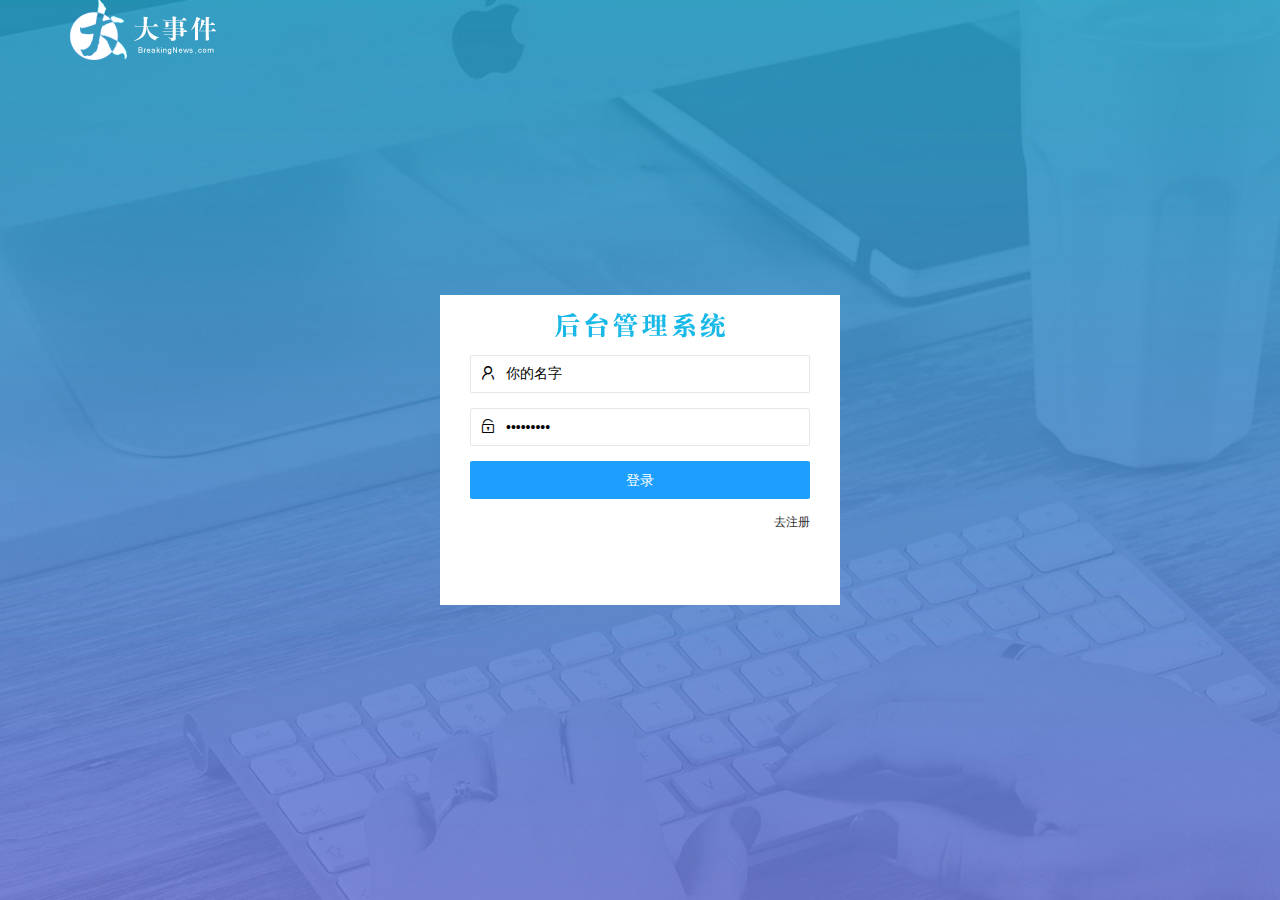
<file: login.html>
<!DOCTYPE html>
<html lang="en">

<head>
    <meta charset="UTF-8">
    <meta name="viewport" content="width=device-width, initial-scale=1.0">
    <title>登录页面</title>
    <link rel="stylesheet" href="/assets/lib/layui/css/layui.css">
    <link rel="stylesheet" href="/assets/css/login.css">

</head>

<body>
    <!-- 头部logo区域 -->
    <div class="layui-main">
        <img src="/assets/images/logo.png">
    </div>
    <!-- 注册登录区域 -->
    <div class="loginAndRegBox">
        <!-- 顶部标题 -->
        <div class="title-box"></div>
        <!-- 登录的div -->
        <div class="login-box">
            <form class="layui-form " id='form_login'>
                <div class="layui-form-item">
                    <i class="layui-icon layui-icon-username"></i>
                    <input type="text" value="你的名字" name="username" required lay-verify="required" placeholder="请输入用户名" autocomplete="off" class="layui-input">
                </div>
                <div class="layui-form-item">
                    <i class="layui-icon layui-icon-password"></i>
                    <input type="password" value="123456789" name="password" required lay-verify="required|pwd" placeholder="请输入密码" autocomplete="off" class="layui-input">
                </div>
                <div class="layui-form-item">
                    <button class="layui-btn layui-btn-fluid layui-btn-normal" lay-submit lay-filter="formDemo">登录</button>
                </div>
                <div class="layui-form-item links">
                    <a href="javascript:;" id="link-reg">去注册</a>
                </div>

            </form>

        </div>
        <!-- 注册的盒子 -->
        <div class="reg-box">
            <form class="layui-form" id='form_reg'>
                <div class="layui-form-item">
                    <i class="layui-icon layui-icon-username"></i>
                    <input type="text" name="username" required lay-verify="required" placeholder="请输入用户名" autocomplete="off" class="layui-input">
                </div>
                <div class="layui-form-item">
                    <i class="layui-icon layui-icon-password"></i>
                    <input type="password" name="password" required lay-verify="required|pwd" placeholder="请输入密码" autocomplete="off" class="layui-input">
                </div>
                <div class="layui-form-item">
                    <i class="layui-icon layui-icon-password"></i>
                    <input type="password" name="repassword" required lay-verify="required|pwd|repwd" placeholder="再次确认密码" autocomplete="off" class="layui-input">
                </div>
                <div class="layui-form-item">
                    <button class="layui-btn layui-btn-fluid layui-btn-normal" lay-submit lay-filter="formDemo">注册</button>
                </div>
                <div class="layui-form-item links">
                    <a href="javascript:;" id="link-login">去登录</a></div>
        </div>

        </form>

    </div>


    <!-- 导入layui的js文件 -->
    <script src="/assets/lib/layui/layui.all.js"></script>
    <!-- 导入JQuery -->
    <script src="/assets/lib/jquery.js"></script>
    <script src="/assets/js/baseAPI.js"></script>
    <!-- 引入当前页面js -->
    <script src="/assets/js/login.js"></script>
</body>

</html>
</file>
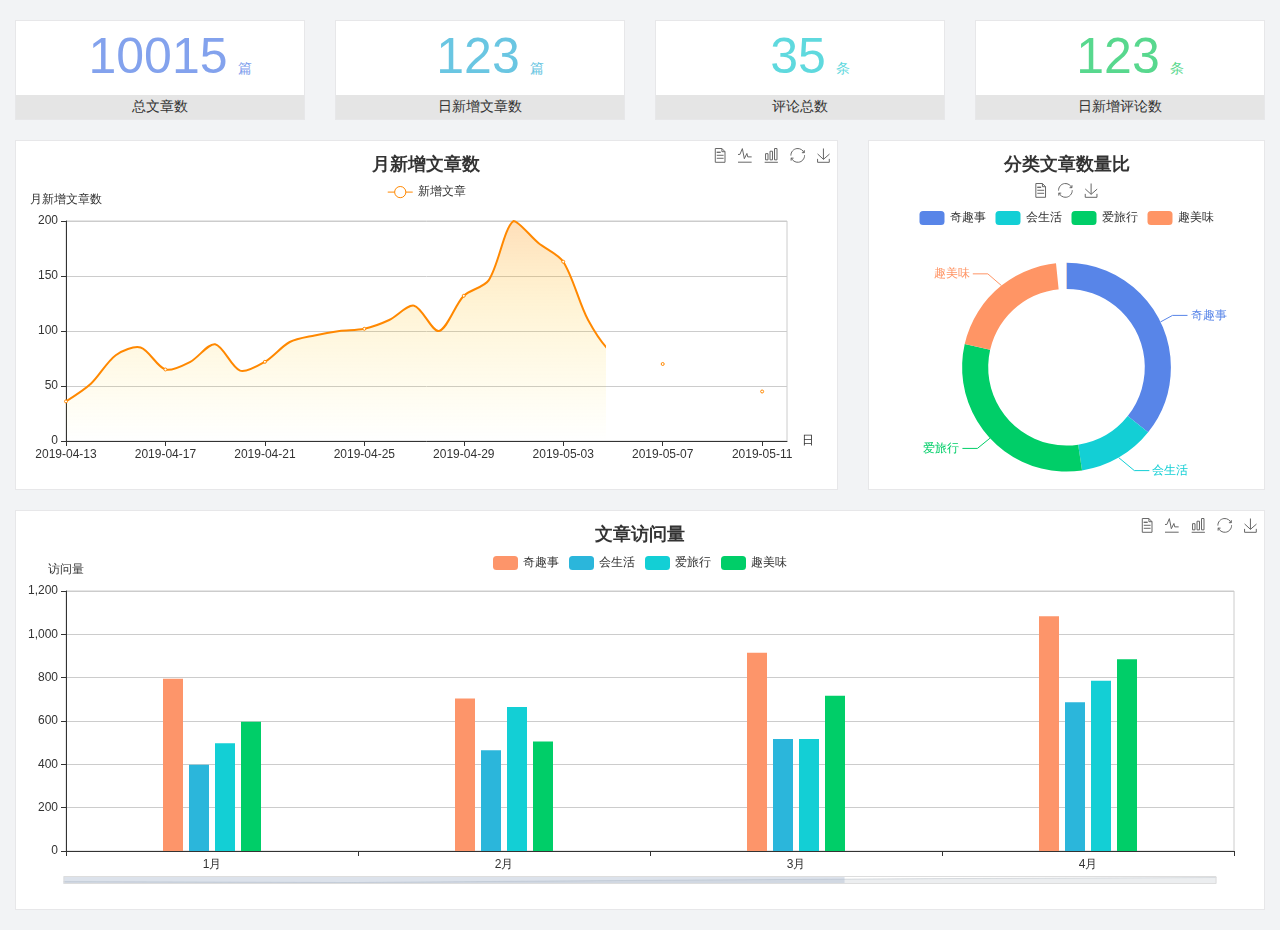
<file: home/dashboard.html>
<!DOCTYPE html>
<html lang="en">

<head>
  <meta charset="UTF-8">
  <meta name="viewport" content="width=device-width, initial-scale=1.0">
  <meta http-equiv="X-UA-Compatible" content="ie=edge">
  <title>图表统计</title>
  <link rel="stylesheet" href="../assets/lib/bootstrap.css" />
  <link rel="stylesheet" href="../assets/lib/main.css" />
  <script src="../assets/lib/jquery.js"></script>
  <script type="text/javascript" src="../assets/lib/echarts.min.js"></script>
</head>

<body>
  <div class="container-fluid">
    <div class="row spannel_list">
      <div class="col-sm-3 col-xs-6">
        <div class="spannel">
          <em>10015</em><span>篇</span>
          <b>总文章数</b>
        </div>
      </div>
      <div class="col-sm-3 col-xs-6">
        <div class="spannel scolor01">
          <em>123</em><span>篇</span>
          <b>日新增文章数</b>
        </div>
      </div>
      <div class="col-sm-3 col-xs-6">
        <div class="spannel scolor02">
          <em>35</em><span>条</span>
          <b>评论总数</b>
        </div>
      </div>
      <div class="col-sm-3 col-xs-6">
        <div class="spannel scolor03">
          <em>123</em><span>条</span>
          <b>日新增评论数</b>
        </div>
      </div>
    </div>
  </div>

  <div class="container-fluid">
    <div class="row curve-pie">
      <div class="col-lg-8 col-md-8">
        <div class="gragh_pannel" id="curve_show"></div>
      </div>
      <div class="col-lg-4 col-md-4">
        <div class="gragh_pannel" id="pie_show"></div>
      </div>
    </div>
  </div>

  <div class="container-fluid">
    <div class="column_pannel" id="column_show"></div>
  </div>

  <script>
    var oChart = echarts.init(document.getElementById('curve_show'));
    var aList_all = [
      { 'count': 36, 'date': '2019-04-13' },
      { 'count': 52, 'date': '2019-04-14' },
      { 'count': 78, 'date': '2019-04-15' },
      { 'count': 85, 'date': '2019-04-16' },
      { 'count': 65, 'date': '2019-04-17' },
      { 'count': 72, 'date': '2019-04-18' },
      { 'count': 88, 'date': '2019-04-19' },
      { 'count': 64, 'date': '2019-04-20' },
      { 'count': 72, 'date': '2019-04-21' },
      { 'count': 90, 'date': '2019-04-22' },
      { 'count': 96, 'date': '2019-04-23' },
      { 'count': 100, 'date': '2019-04-24' },
      { 'count': 102, 'date': '2019-04-25' },
      { 'count': 110, 'date': '2019-04-26' },
      { 'count': 123, 'date': '2019-04-27' },
      { 'count': 100, 'date': '2019-04-28' },
      { 'count': 132, 'date': '2019-04-29' },
      { 'count': 146, 'date': '2019-04-30' },
      { 'count': 200, 'date': '2019-05-01' },
      { 'count': 180, 'date': '2019-05-02' },
      { 'count': 163, 'date': '2019-05-03' },
      { 'count': 110, 'date': '2019-05-04' },
      { 'count': 80, 'date': '2019-05-05' },
      { 'count': 82, 'date': '2019-05-06' },
      { 'count': 70, 'date': '2019-05-07' },
      { 'count': 65, 'date': '2019-05-08' },
      { 'count': 54, 'date': '2019-05-09' },
      { 'count': 40, 'date': '2019-05-10' },
      { 'count': 45, 'date': '2019-05-11' },
      { 'count': 38, 'date': '2019-05-12' },
    ];

    let aCount = [];
    let aDate = [];

    for (var i = 0; i < aList_all.length; i++) {
      aCount.push(aList_all[i].count);
      aDate.push(aList_all[i].date);
    }

    var chartopt = {
      title: {
        text: '月新增文章数',
        left: 'center',
        top: '10'
      },
      tooltip: {
        trigger: 'axis'
      },
      legend: {
        data: ['新增文章'],
        top: '40'
      },
      toolbox: {
        show: true,
        feature: {
          mark: { show: true },
          dataView: { show: true, readOnly: false },
          magicType: { show: true, type: ['line', 'bar'] },
          restore: { show: true },
          saveAsImage: { show: true }
        }
      },
      calculable: true,
      xAxis: [
        {
          name: '日',
          type: 'category',
          boundaryGap: false,
          data: aDate
        }
      ],
      yAxis: [
        {
          name: '月新增文章数',
          type: 'value'
        }
      ],
      series: [
        {
          name: '新增文章',
          type: 'line',
          smooth: true,
          itemStyle: { normal: { areaStyle: { type: 'default' }, color: '#f80' }, lineStyle: { color: '#f80' } },
          data: aCount
        }],
      areaStyle: {
        normal: {
          color: new echarts.graphic.LinearGradient(0, 0, 0, 1, [{
            offset: 0,
            color: 'rgba(255,136,0,0.39)'
          }, {
            offset: .34,
            color: 'rgba(255,180,0,0.25)'
          }, {
            offset: 1,
            color: 'rgba(255,222,0,0.00)'
          }])

        }
      },
      grid: {
        show: true,
        x: 50,
        x2: 50,
        y: 80,
        height: 220
      }
    };

    oChart.setOption(chartopt);


    var oPie = echarts.init(document.getElementById('pie_show'));
    var oPieopt =
    {
      title: {
        top: 10,
        text: '分类文章数量比',
        x: 'center'
      },
      tooltip: {
        trigger: 'item',
        formatter: "{a} <br/>{b} : {c} ({d}%)"
      },
      color: ['#5885e8', '#13cfd5', '#00ce68', '#ff9565'],
      legend: {
        x: 'center',
        top: 65,
        data: ['奇趣事', '会生活', '爱旅行', '趣美味']
      },
      toolbox: {
        show: true,
        x: 'center',
        top: 35,
        feature: {
          mark: { show: true },
          dataView: { show: true, readOnly: false },
          magicType: {
            show: true,
            type: ['pie', 'funnel'],
            option: {
              funnel: {
                x: '25%',
                width: '50%',
                funnelAlign: 'left',
                max: 1548
              }
            }
          },
          restore: { show: true },
          saveAsImage: { show: true }
        }
      },
      calculable: true,
      series: [
        {
          name: '访问来源',
          type: 'pie',
          radius: ['45%', '60%'],
          center: ['50%', '65%'],
          data: [
            { value: 300, name: '奇趣事' },
            { value: 100, name: '会生活' },
            { value: 260, name: '爱旅行' },
            { value: 180, name: '趣美味' }
          ]
        }
      ]
    };
    oPie.setOption(oPieopt);



    var oColumn = this.echarts.init(document.getElementById('column_show'));
    var oColumnopt =
    {
      title: {
        text: '文章访问量',
        left: 'center',
        top: '10'
      },
      tooltip: {
        trigger: 'axis'
      },
      legend: {
        data: ['奇趣事', '会生活', '爱旅行', '趣美味'],
        top: '40'
      },
      toolbox: {
        show: true,
        feature: {
          mark: { show: true },
          dataView: { show: true, readOnly: false },
          magicType: { show: true, type: ['line', 'bar'] },
          restore: { show: true },
          saveAsImage: { show: true }
        }
      },
      calculable: true,
      xAxis: [
        {
          type: 'category',
          data: ['1月', '2月', '3月', '4月', '5月']
        }
      ],
      yAxis: [
        {
          name: '访问量',
          type: 'value'
        }
      ],
      series: [
        {
          name: '奇趣事',
          type: 'bar',
          barWidth: 20,
          itemStyle: {
            normal: { areaStyle: { type: 'default' }, color: '#fd956a' }
          },
          data: [800, 708, 920, 1090, 1200]
        },
        {
          name: '会生活',
          type: 'bar',
          barWidth: 20,
          itemStyle: {
            normal: { areaStyle: { type: 'default' }, color: '#2bb6db' }
          },
          data: [400, 468, 520, 690, 800]
        },
        {
          name: '爱旅行',
          type: 'bar',
          barWidth: 20,
          itemStyle: {
            normal: { areaStyle: { type: 'default' }, color: '#13cfd5' }
          },
          data: [500, 668, 520, 790, 900]
        },
        {
          name: '趣美味',
          type: 'bar',
          barWidth: 20,
          itemStyle: {
            normal: { areaStyle: { type: 'default' }, color: '#00ce68' }
          },
          data: [600, 508, 720, 890, 1000]
        }
      ],
      grid: {
        show: true,
        x: 50,
        x2: 30,
        y: 80,
        height: 260
      },
      dataZoom: [//给x轴设置滚动条
        {
          start: 0,//默认为0
          end: 100 - 1000 / 31,//默认为100
          type: 'slider',
          show: true,
          xAxisIndex: [0],
          handleSize: 0,//滑动条的 左右2个滑动条的大小
          height: 8,//组件高度
          left: 45, //左边的距离
          right: 50,//右边的距离
          bottom: 26,//右边的距离
          handleColor: '#ddd',//h滑动图标的颜色
          handleStyle: {
            borderColor: "#cacaca",
            borderWidth: "1",
            shadowBlur: 2,
            background: "#ddd",
            shadowColor: "#ddd",
          }
        }]
    };
    oColumn.setOption(oColumnopt);
  </script>
</body>

</html>
</file>
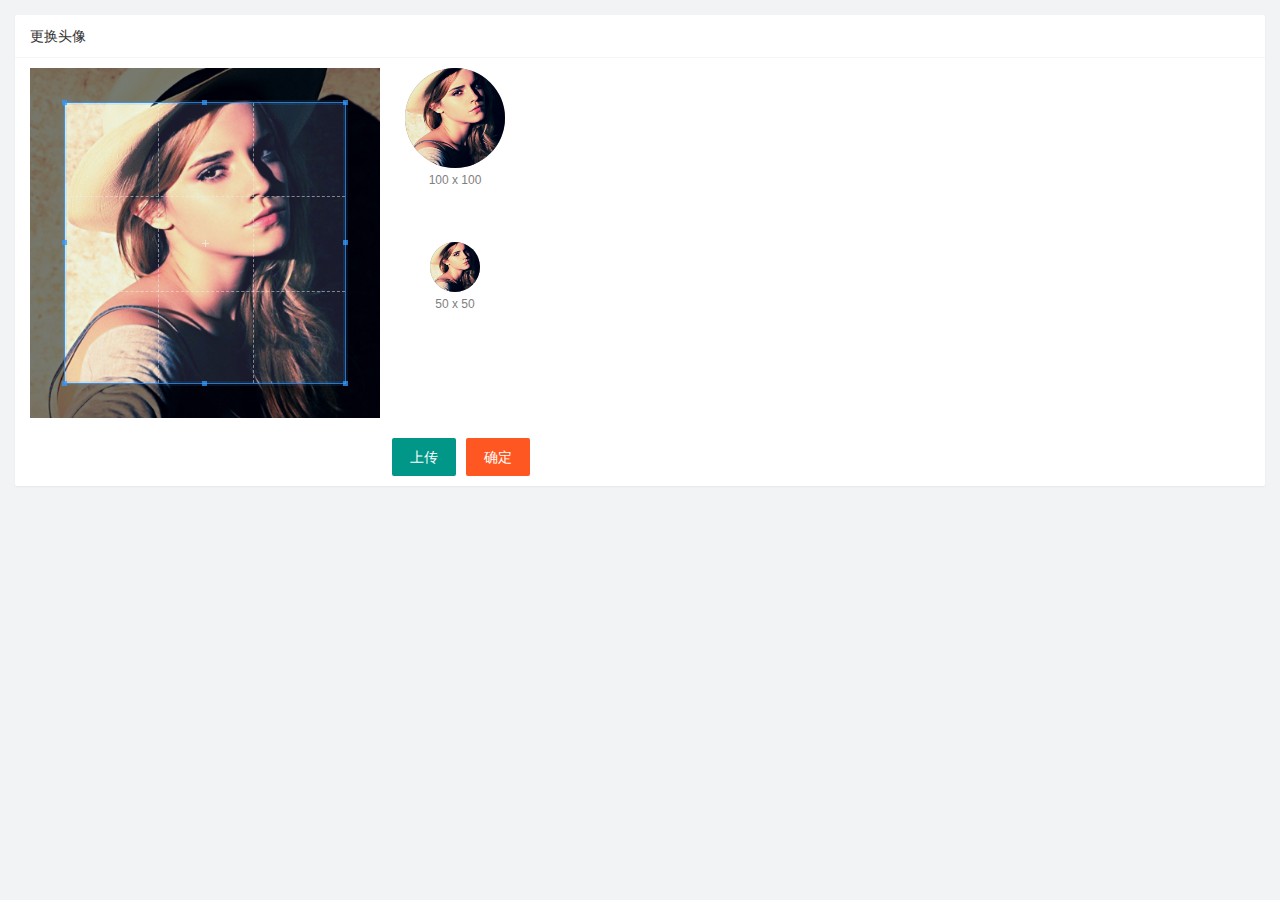
<file: user/user_avatar.html>
<!DOCTYPE html>
<html lang="en">

<head>
    <meta charset="UTF-8">
    <meta name="viewport" content="width=device-width, initial-scale=1.0">
    <title>Document</title>
</head>

<body>
    <!DOCTYPE html>
    <html lang="en">

    <head>
        <meta charset="UTF-8" />
        <meta name="viewport" content="width=device-width, initial-scale=1.0" />
        <title>Document</title>
        <link rel="stylesheet" href="/assets/lib/layui/css/layui.css" />
        <link rel="stylesheet" href="/assets/lib/cropper/cropper.css">
        <link rel="stylesheet" href="/assets/user/user_avatar.css">
    </head>

    <body>
        <!-- 卡片区域 -->
        <div class="layui-card">
            <div class="layui-card-header">更换头像</div>
            <div class="layui-card-body">
                <!-- 第一行的图片裁剪和预览区域 -->
                <div class="row1">
                    <!-- 图片裁剪区域 -->
                    <div class="cropper-box">
                        <!-- 这个 img 标签很重要，将来会把它初始化为裁剪区域 -->
                        <img id="image" src="/assets/images/sample.jpg" />
                    </div>
                    <!-- 图片的预览区域 -->
                    <div class="preview-box">
                        <div>
                            <!-- 宽高为 100px 的预览区域 -->
                            <div class="img-preview w100"></div>
                            <p class="size">100 x 100</p>
                        </div>
                        <div>
                            <!-- 宽高为 50px 的预览区域 -->
                            <div class="img-preview w50"></div>
                            <p class="size">50 x 50</p>
                        </div>
                    </div>
                </div>
                <!-- 第二行的按钮区域 -->
                <div class="row2">
                    <input type="file" name="" id="files" accept="image/jpeg,image/png">
                    <button type="button" class="layui-btn" id="chooseImage">上传</button>
                    <button type="button" class="layui-btn layui-btn-danger" id="btnUpLoad">确定</button>
                </div>
            </div>
        </div>
    </body>

    </html>
    <script src="/assets/lib/layui/layui.all.js"></script>
    <script src="/assets/lib/jquery.js"></script>
    <script src="/assets/lib/cropper/Cropper.js"></script>
    <script src="/assets/lib/cropper/jquery-cropper.js"></script>
    <script src="/assets/js/baseAPI.js"></script>
    <script src="/assets/js/user/user_avatar.js"></script>
</body>

</html>
</file>
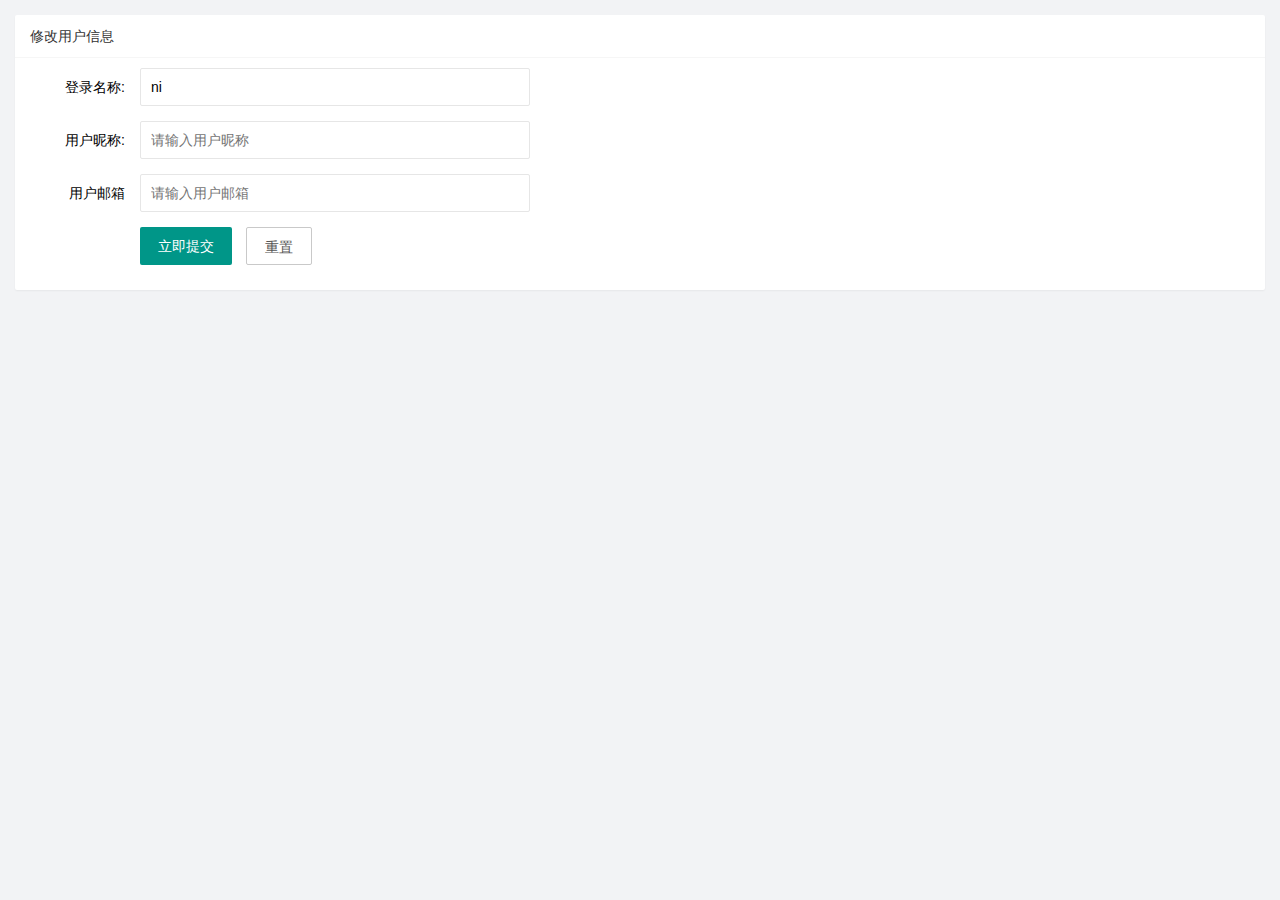
<file: user/user_info.html>
<!DOCTYPE html>
<html lang="en">

<head>
    <meta charset="UTF-8">
    <meta name="viewport" content="width=device-width, initial-scale=1.0">
    <title>Document</title>
    <link rel="stylesheet" href="/assets/lib/layui/css/layui.css">
    <link rel="stylesheet" href="/assets/user/user_info.css">

</head>

<body>
    <div class="layui-card">
        <div class="layui-card-header">修改用户信息</div>
        <div class="layui-card-body">
            <!-- form  -->
            <form class="layui-form" lay-filter='formUserinfo'>
                <input type="hidden" name="id">
                <div class="layui-form-item">
                    <label class="layui-form-label">登录名称:</label>
                    <div class="layui-input-block">
                        <input type="text" value="ni" name="username" required lay-verify="required" placeholder="请输入登录名称" autocomplete="off" class="layui-input" readonly>
                    </div>
                </div>
                <div class="layui-form-item">
                    <label class="layui-form-label">用户昵称:</label>
                    <div class="layui-input-block">
                        <input type="text" name="nickname" required lay-verify="required|nickname" placeholder="请输入用户昵称" autocomplete="off" class="layui-input">
                    </div>
                </div>
                <div class="layui-form-item">
                    <label class="layui-form-label">用户邮箱</label>
                    <div class="layui-input-block">
                        <input type="text" name="email" required lay-verify="required|email" placeholder="请输入用户邮箱" autocomplete="off" class="layui-input">
                    </div>
                </div>
                <div class="layui-form-item">
                    <div class="layui-input-block">
                        <button class="layui-btn" lay-submit lay-filter="formDemo">立即提交</button>
                        <button type="reset" class="layui-btn layui-btn-primary" id="tnReset">重置</button>
                    </div>
                </div>
            </form>
        </div>
    </div>
    <script src="/assets/lib/layui/layui.all.js"></script>
    <script src="/assets/lib/jquery.js"></script>
    <script src="/assets/js/baseAPI.js"></script>
    <script src='/assets/js/user/user_info.js'></script>
</body>

</html>
</file>
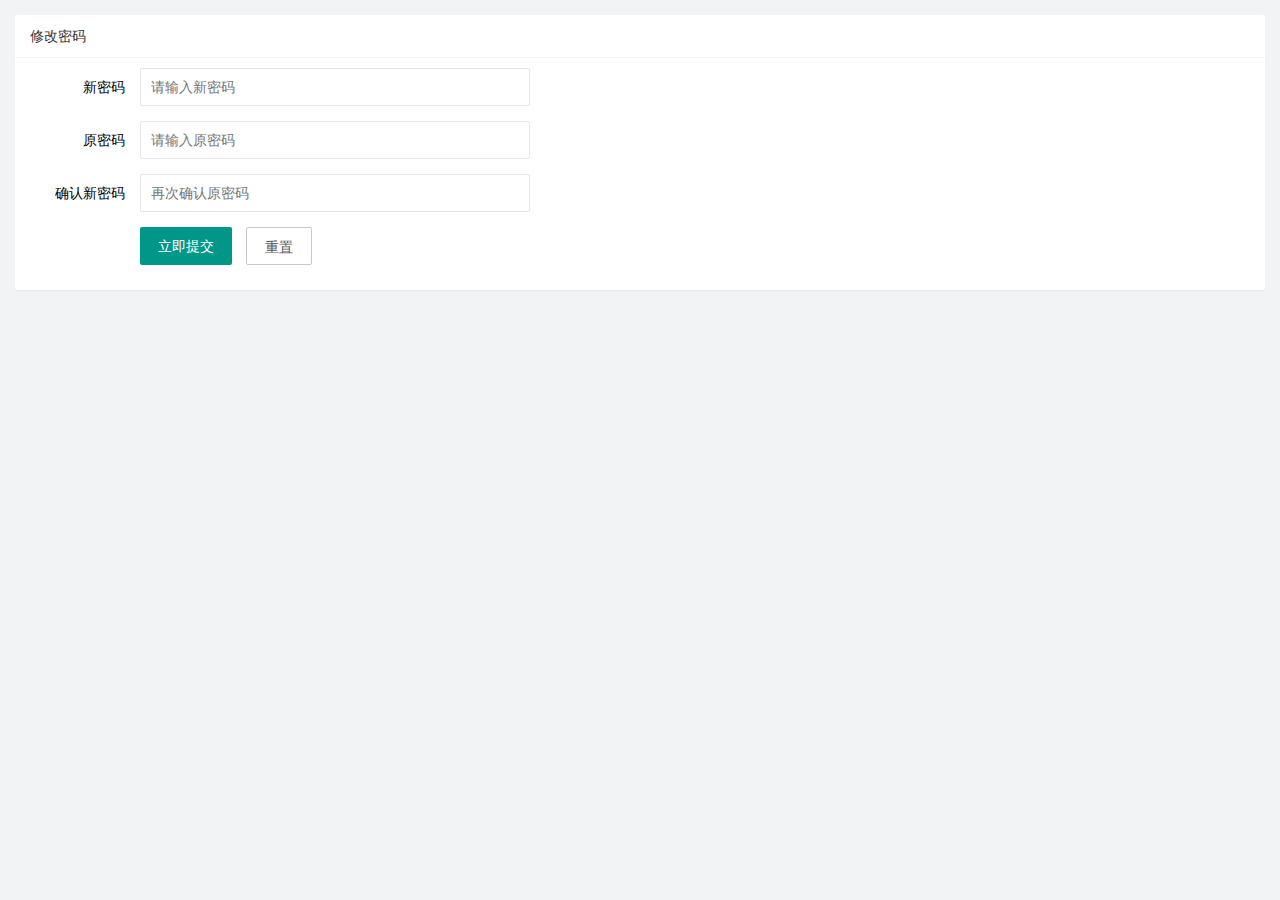
<file: user/user_pwd.html>
<!DOCTYPE html>
<html lang="en">

<head>
    <meta charset="UTF-8">
    <meta name="viewport" content="width=device-width, initial-scale=1.0">
    <title>Document</title>
    <link rel="stylesheet" href="/assets/lib/layui/css/layui.css">
    <link rel="stylesheet" href="/assets/user/user_pwd.css">
</head>

<body>
    <div class="layui-card">
        <div class="layui-card-header">修改密码</div>
        <div class="layui-card-body">
            <form class="layui-form" action="">
                <div class="layui-form-item">
                    <label class="layui-form-label">新密码</label>
                    <div class="layui-input-block">
                        <input type="text" name="newPwd" required lay-verify="required|pwd|samePwd" placeholder="请输入新密码" autocomplete="off" class="layui-input">
                    </div>
                </div>
                <div class="layui-form-item">
                    <label class="layui-form-label">原密码</label>
                    <div class="layui-input-block">
                        <input type="text" name="oldPwd" required lay-verify="required|pwd" placeholder="请输入原密码" autocomplete="off" class="layui-input">
                    </div>
                </div>
                <div class="layui-form-item">
                    <label class="layui-form-label">确认新密码</label>
                    <div class="layui-input-block">
                        <input type="text" name="rePwd" required lay-verify="required|pwd|rePwd" placeholder="再次确认原密码" autocomplete="off" class="layui-input">
                    </div>
                </div>
                <div class="layui-form-item">
                    <div class="layui-input-block">
                        <button class="layui-btn" lay-submit lay-filter="formDemo">立即提交</button>
                        <button type="reset" class="layui-btn layui-btn-primary">重置</button>
                    </div>
                </div>
            </form>
        </div>
    </div>
    <script src="/assets/lib/layui/layui.all.js"></script>
    <script src="/assets/lib/jquery.js"></script>

    <script src="/assets/js/baseAPI.js"></script>
    <script src="/assets/js/user/user_pwd.js"></script>
</body>

</html>
</file>
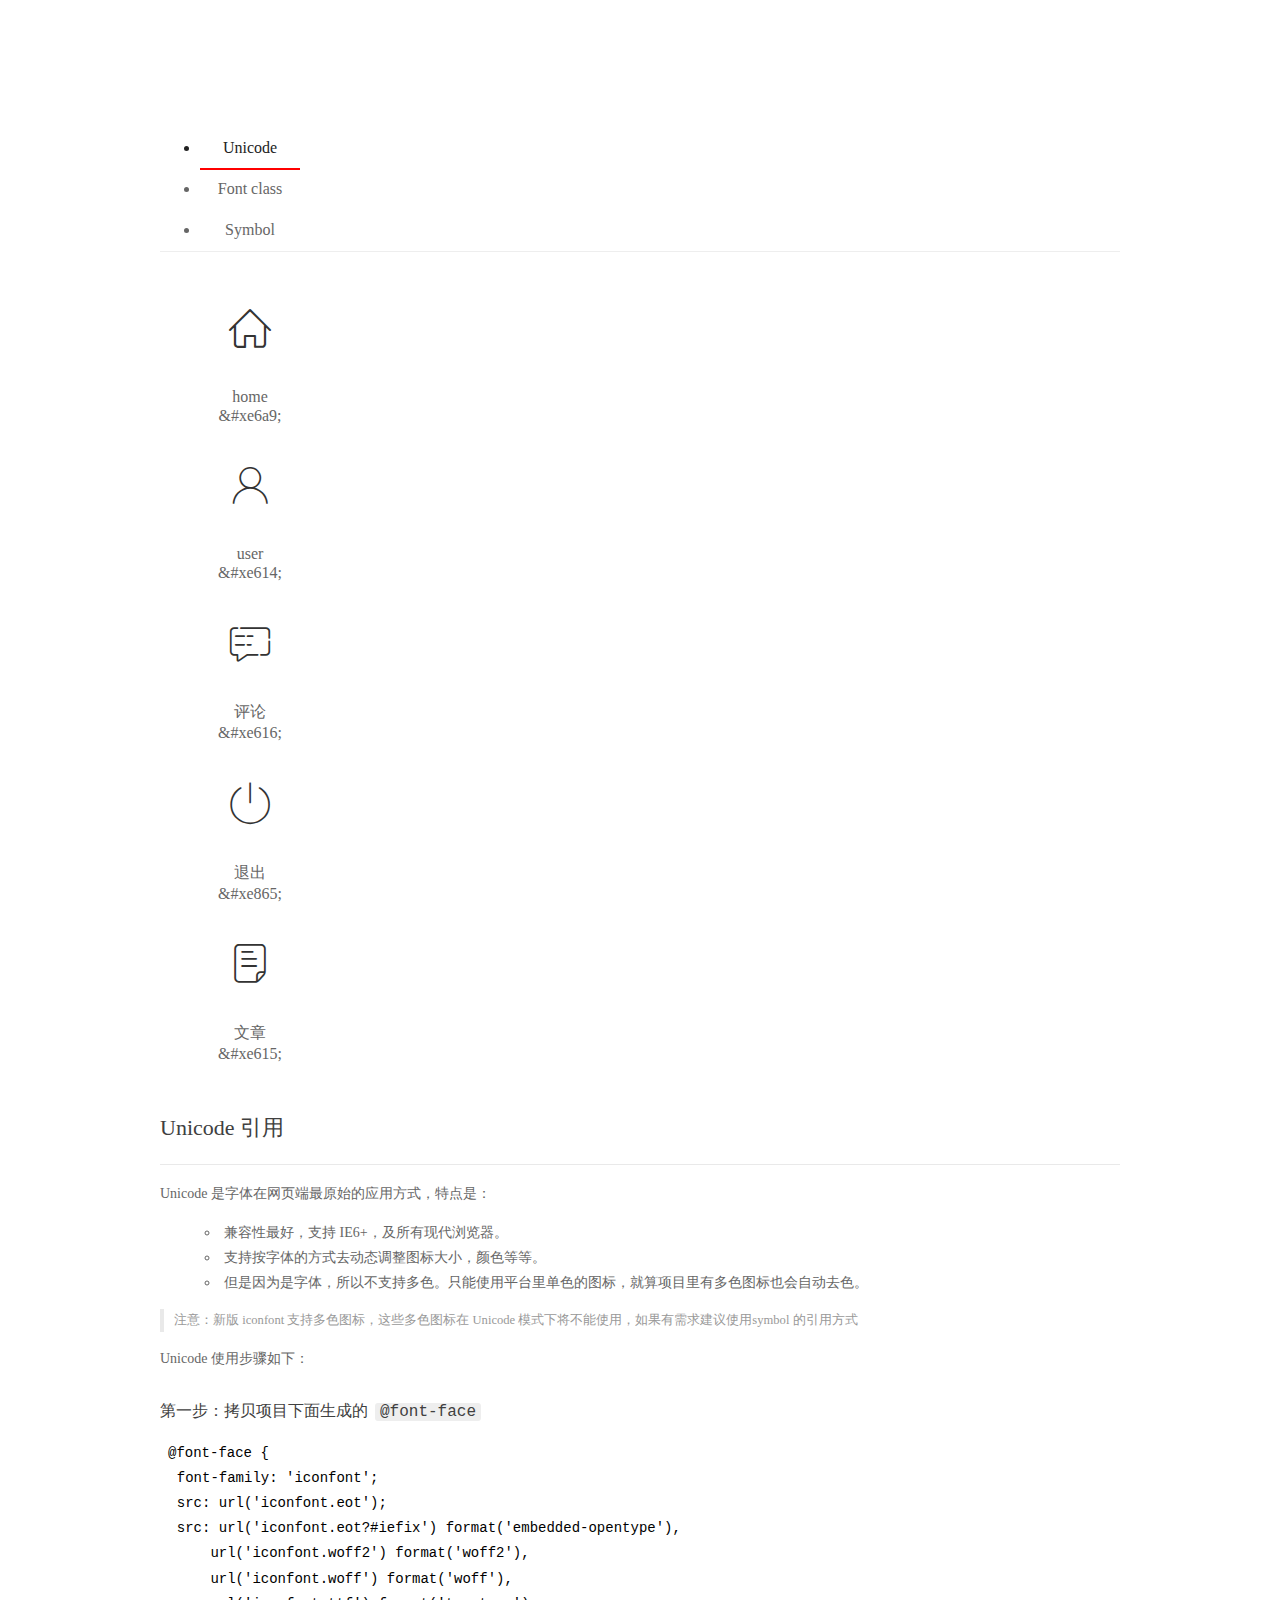
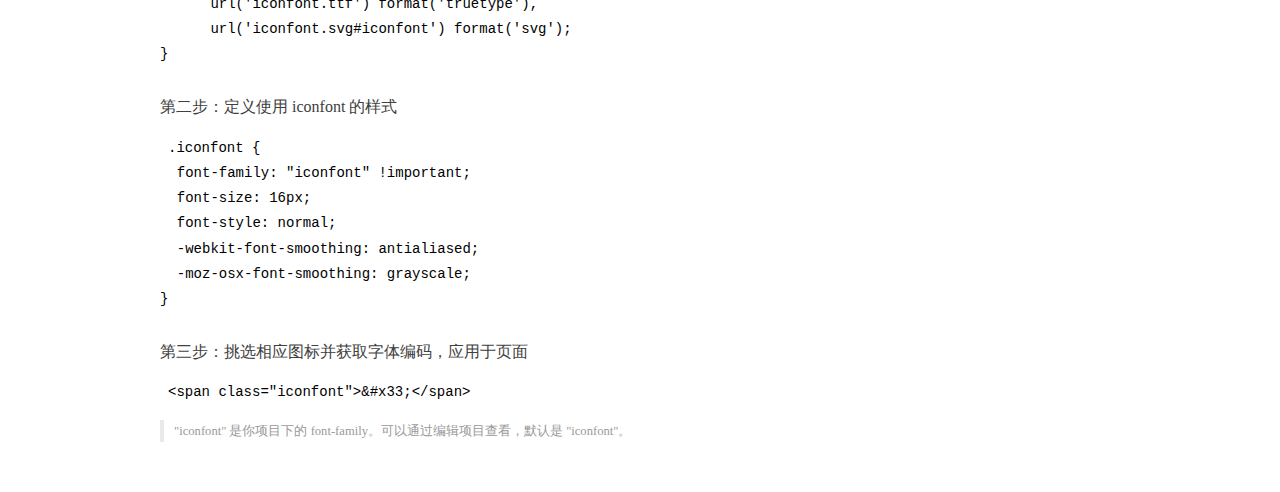
<file: assets/fonts/demo_index.html>
<!DOCTYPE html>
<html>
<head>
  <meta charset="utf-8"/>
  <title>IconFont Demo</title>
  <link rel="shortcut icon" href="https://gtms04.alicdn.com/tps/i4/TB1_oz6GVXXXXaFXpXXJDFnIXXX-64-64.ico" type="image/x-icon"/>
  <link rel="stylesheet" href="https://g.alicdn.com/thx/cube/1.3.2/cube.min.css">
  <link rel="stylesheet" href="demo.css">
  <link rel="stylesheet" href="iconfont.css">
  <script src="iconfont.js"></script>
  <!-- jQuery -->
  <script src="https://a1.alicdn.com/oss/uploads/2018/12/26/7bfddb60-08e8-11e9-9b04-53e73bb6408b.js"></script>
  <!-- 代码高亮 -->
  <script src="https://a1.alicdn.com/oss/uploads/2018/12/26/a3f714d0-08e6-11e9-8a15-ebf944d7534c.js"></script>
</head>
<body>
  <div class="main">
    <h1 class="logo"><a href="https://www.iconfont.cn/" title="iconfont 首页" target="_blank">&#xe86b;</a></h1>
    <div class="nav-tabs">
      <ul id="tabs" class="dib-box">
        <li class="dib active"><span>Unicode</span></li>
        <li class="dib"><span>Font class</span></li>
        <li class="dib"><span>Symbol</span></li>
      </ul>
      
    </div>
    <div class="tab-container">
      <div class="content unicode" style="display: block;">
          <ul class="icon_lists dib-box">
          
            <li class="dib">
              <span class="icon iconfont">&#xe6a9;</span>
                <div class="name">home</div>
                <div class="code-name">&amp;#xe6a9;</div>
              </li>
          
            <li class="dib">
              <span class="icon iconfont">&#xe614;</span>
                <div class="name">user</div>
                <div class="code-name">&amp;#xe614;</div>
              </li>
          
            <li class="dib">
              <span class="icon iconfont">&#xe616;</span>
                <div class="name">评论</div>
                <div class="code-name">&amp;#xe616;</div>
              </li>
          
            <li class="dib">
              <span class="icon iconfont">&#xe865;</span>
                <div class="name">退出</div>
                <div class="code-name">&amp;#xe865;</div>
              </li>
          
            <li class="dib">
              <span class="icon iconfont">&#xe615;</span>
                <div class="name">文章</div>
                <div class="code-name">&amp;#xe615;</div>
              </li>
          
          </ul>
          <div class="article markdown">
          <h2 id="unicode-">Unicode 引用</h2>
          <hr>

          <p>Unicode 是字体在网页端最原始的应用方式，特点是：</p>
          <ul>
            <li>兼容性最好，支持 IE6+，及所有现代浏览器。</li>
            <li>支持按字体的方式去动态调整图标大小，颜色等等。</li>
            <li>但是因为是字体，所以不支持多色。只能使用平台里单色的图标，就算项目里有多色图标也会自动去色。</li>
          </ul>
          <blockquote>
            <p>注意：新版 iconfont 支持多色图标，这些多色图标在 Unicode 模式下将不能使用，如果有需求建议使用symbol 的引用方式</p>
          </blockquote>
          <p>Unicode 使用步骤如下：</p>
          <h3 id="-font-face">第一步：拷贝项目下面生成的 <code>@font-face</code></h3>
<pre><code class="language-css"
>@font-face {
  font-family: 'iconfont';
  src: url('iconfont.eot');
  src: url('iconfont.eot?#iefix') format('embedded-opentype'),
      url('iconfont.woff2') format('woff2'),
      url('iconfont.woff') format('woff'),
      url('iconfont.ttf') format('truetype'),
      url('iconfont.svg#iconfont') format('svg');
}
</code></pre>
          <h3 id="-iconfont-">第二步：定义使用 iconfont 的样式</h3>
<pre><code class="language-css"
>.iconfont {
  font-family: "iconfont" !important;
  font-size: 16px;
  font-style: normal;
  -webkit-font-smoothing: antialiased;
  -moz-osx-font-smoothing: grayscale;
}
</code></pre>
          <h3 id="-">第三步：挑选相应图标并获取字体编码，应用于页面</h3>
<pre>
<code class="language-html"
>&lt;span class="iconfont"&gt;&amp;#x33;&lt;/span&gt;
</code></pre>
          <blockquote>
            <p>"iconfont" 是你项目下的 font-family。可以通过编辑项目查看，默认是 "iconfont"。</p>
          </blockquote>
          </div>
      </div>
      <div class="content font-class">
        <ul class="icon_lists dib-box">
          
          <li class="dib">
            <span class="icon iconfont icon-home"></span>
            <div class="name">
              home
            </div>
            <div class="code-name">.icon-home
            </div>
          </li>
          
          <li class="dib">
            <span class="icon iconfont icon-user"></span>
            <div class="name">
              user
            </div>
            <div class="code-name">.icon-user
            </div>
          </li>
          
          <li class="dib">
            <span class="icon iconfont icon-pinglun"></span>
            <div class="name">
              评论
            </div>
            <div class="code-name">.icon-pinglun
            </div>
          </li>
          
          <li class="dib">
            <span class="icon iconfont icon-tuichu"></span>
            <div class="name">
              退出
            </div>
            <div class="code-name">.icon-tuichu
            </div>
          </li>
          
          <li class="dib">
            <span class="icon iconfont icon-16"></span>
            <div class="name">
              文章
            </div>
            <div class="code-name">.icon-16
            </div>
          </li>
          
        </ul>
        <div class="article markdown">
        <h2 id="font-class-">font-class 引用</h2>
        <hr>

        <p>font-class 是 Unicode 使用方式的一种变种，主要是解决 Unicode 书写不直观，语意不明确的问题。</p>
        <p>与 Unicode 使用方式相比，具有如下特点：</p>
        <ul>
          <li>兼容性良好，支持 IE8+，及所有现代浏览器。</li>
          <li>相比于 Unicode 语意明确，书写更直观。可以很容易分辨这个 icon 是什么。</li>
          <li>因为使用 class 来定义图标，所以当要替换图标时，只需要修改 class 里面的 Unicode 引用。</li>
          <li>不过因为本质上还是使用的字体，所以多色图标还是不支持的。</li>
        </ul>
        <p>使用步骤如下：</p>
        <h3 id="-fontclass-">第一步：引入项目下面生成的 fontclass 代码：</h3>
<pre><code class="language-html">&lt;link rel="stylesheet" href="./iconfont.css"&gt;
</code></pre>
        <h3 id="-">第二步：挑选相应图标并获取类名，应用于页面：</h3>
<pre><code class="language-html">&lt;span class="iconfont icon-xxx"&gt;&lt;/span&gt;
</code></pre>
        <blockquote>
          <p>"
            iconfont" 是你项目下的 font-family。可以通过编辑项目查看，默认是 "iconfont"。</p>
        </blockquote>
      </div>
      </div>
      <div class="content symbol">
          <ul class="icon_lists dib-box">
          
            <li class="dib">
                <svg class="icon svg-icon" aria-hidden="true">
                  <use xlink:href="#icon-home"></use>
                </svg>
                <div class="name">home</div>
                <div class="code-name">#icon-home</div>
            </li>
          
            <li class="dib">
                <svg class="icon svg-icon" aria-hidden="true">
                  <use xlink:href="#icon-user"></use>
                </svg>
                <div class="name">user</div>
                <div class="code-name">#icon-user</div>
            </li>
          
            <li class="dib">
                <svg class="icon svg-icon" aria-hidden="true">
                  <use xlink:href="#icon-pinglun"></use>
                </svg>
                <div class="name">评论</div>
                <div class="code-name">#icon-pinglun</div>
            </li>
          
            <li class="dib">
                <svg class="icon svg-icon" aria-hidden="true">
                  <use xlink:href="#icon-tuichu"></use>
                </svg>
                <div class="name">退出</div>
                <div class="code-name">#icon-tuichu</div>
            </li>
          
            <li class="dib">
                <svg class="icon svg-icon" aria-hidden="true">
                  <use xlink:href="#icon-16"></use>
                </svg>
                <div class="name">文章</div>
                <div class="code-name">#icon-16</div>
            </li>
          
          </ul>
          <div class="article markdown">
          <h2 id="symbol-">Symbol 引用</h2>
          <hr>

          <p>这是一种全新的使用方式，应该说这才是未来的主流，也是平台目前推荐的用法。相关介绍可以参考这篇<a href="">文章</a>
            这种用法其实是做了一个 SVG 的集合，与另外两种相比具有如下特点：</p>
          <ul>
            <li>支持多色图标了，不再受单色限制。</li>
            <li>通过一些技巧，支持像字体那样，通过 <code>font-size</code>, <code>color</code> 来调整样式。</li>
            <li>兼容性较差，支持 IE9+，及现代浏览器。</li>
            <li>浏览器渲染 SVG 的性能一般，还不如 png。</li>
          </ul>
          <p>使用步骤如下：</p>
          <h3 id="-symbol-">第一步：引入项目下面生成的 symbol 代码：</h3>
<pre><code class="language-html">&lt;script src="./iconfont.js"&gt;&lt;/script&gt;
</code></pre>
          <h3 id="-css-">第二步：加入通用 CSS 代码（引入一次就行）：</h3>
<pre><code class="language-html">&lt;style&gt;
.icon {
  width: 1em;
  height: 1em;
  vertical-align: -0.15em;
  fill: currentColor;
  overflow: hidden;
}
&lt;/style&gt;
</code></pre>
          <h3 id="-">第三步：挑选相应图标并获取类名，应用于页面：</h3>
<pre><code class="language-html">&lt;svg class="icon" aria-hidden="true"&gt;
  &lt;use xlink:href="#icon-xxx"&gt;&lt;/use&gt;
&lt;/svg&gt;
</code></pre>
          </div>
      </div>

    </div>
  </div>
  <script>
  $(document).ready(function () {
      $('.tab-container .content:first').show()

      $('#tabs li').click(function (e) {
        var tabContent = $('.tab-container .content')
        var index = $(this).index()

        if ($(this).hasClass('active')) {
          return
        } else {
          $('#tabs li').removeClass('active')
          $(this).addClass('active')

          tabContent.hide().eq(index).fadeIn()
        }
      })
    })
  </script>
</body>
</html>
</file>
<file: assets/lib/layui/css/layui.css>
/** layui-v2.5.5 MIT License By https://www.layui.com */
 .layui-inline,img{display:inline-block;vertical-align:middle}h1,h2,h3,h4,h5,h6{font-weight:400}.layui-edge,.layui-header,.layui-inline,.layui-main{position:relative}.layui-body,.layui-edge,.layui-elip{overflow:hidden}.layui-btn,.layui-edge,.layui-inline,img{vertical-align:middle}.layui-btn,.layui-disabled,.layui-icon,.layui-unselect{-moz-user-select:none;-webkit-user-select:none;-ms-user-select:none}.layui-elip,.layui-form-checkbox span,.layui-form-pane .layui-form-label{text-overflow:ellipsis;white-space:nowrap}.layui-breadcrumb,.layui-tree-btnGroup{visibility:hidden}blockquote,body,button,dd,div,dl,dt,form,h1,h2,h3,h4,h5,h6,input,li,ol,p,pre,td,textarea,th,ul{margin:0;padding:0;-webkit-tap-highlight-color:rgba(0,0,0,0)}a:active,a:hover{outline:0}img{border:none}li{list-style:none}table{border-collapse:collapse;border-spacing:0}h4,h5,h6{font-size:100%}button,input,optgroup,option,select,textarea{font-family:inherit;font-size:inherit;font-style:inherit;font-weight:inherit;outline:0}pre{white-space:pre-wrap;white-space:-moz-pre-wrap;white-space:-pre-wrap;white-space:-o-pre-wrap;word-wrap:break-word}body{line-height:24px;font:14px Helvetica Neue,Helvetica,PingFang SC,Tahoma,Arial,sans-serif}hr{height:1px;margin:10px 0;border:0;clear:both}a{color:#333;text-decoration:none}a:hover{color:#777}a cite{font-style:normal;*cursor:pointer}.layui-border-box,.layui-border-box *{box-sizing:border-box}.layui-box,.layui-box *{box-sizing:content-box}.layui-clear{clear:both;*zoom:1}.layui-clear:after{content:'\20';clear:both;*zoom:1;display:block;height:0}.layui-inline{*display:inline;*zoom:1}.layui-edge{display:inline-block;width:0;height:0;border-width:6px;border-style:dashed;border-color:transparent}.layui-edge-top{top:-4px;border-bottom-color:#999;border-bottom-style:solid}.layui-edge-right{border-left-color:#999;border-left-style:solid}.layui-edge-bottom{top:2px;border-top-color:#999;border-top-style:solid}.layui-edge-left{border-right-color:#999;border-right-style:solid}.layui-disabled,.layui-disabled:hover{color:#d2d2d2!important;cursor:not-allowed!important}.layui-circle{border-radius:100%}.layui-show{display:block!important}.layui-hide{display:none!important}@font-face{font-family:layui-icon;src:url(../font/iconfont.eot?v=250);src:url(../font/iconfont.eot?v=250#iefix) format('embedded-opentype'),url(../font/iconfont.woff2?v=250) format('woff2'),url(../font/iconfont.woff?v=250) format('woff'),url(../font/iconfont.ttf?v=250) format('truetype'),url(../font/iconfont.svg?v=250#layui-icon) format('svg')}.layui-icon{font-family:layui-icon!important;font-size:16px;font-style:normal;-webkit-font-smoothing:antialiased;-moz-osx-font-smoothing:grayscale}.layui-icon-reply-fill:before{content:"\e611"}.layui-icon-set-fill:before{content:"\e614"}.layui-icon-menu-fill:before{content:"\e60f"}.layui-icon-search:before{content:"\e615"}.layui-icon-share:before{content:"\e641"}.layui-icon-set-sm:before{content:"\e620"}.layui-icon-engine:before{content:"\e628"}.layui-icon-close:before{content:"\1006"}.layui-icon-close-fill:before{content:"\1007"}.layui-icon-chart-screen:before{content:"\e629"}.layui-icon-star:before{content:"\e600"}.layui-icon-circle-dot:before{content:"\e617"}.layui-icon-chat:before{content:"\e606"}.layui-icon-release:before{content:"\e609"}.layui-icon-list:before{content:"\e60a"}.layui-icon-chart:before{content:"\e62c"}.layui-icon-ok-circle:before{content:"\1005"}.layui-icon-layim-theme:before{content:"\e61b"}.layui-icon-table:before{content:"\e62d"}.layui-icon-right:before{content:"\e602"}.layui-icon-left:before{content:"\e603"}.layui-icon-cart-simple:before{content:"\e698"}.layui-icon-face-cry:before{content:"\e69c"}.layui-icon-face-smile:before{content:"\e6af"}.layui-icon-survey:before{content:"\e6b2"}.layui-icon-tree:before{content:"\e62e"}.layui-icon-upload-circle:before{content:"\e62f"}.layui-icon-add-circle:before{content:"\e61f"}.layui-icon-download-circle:before{content:"\e601"}.layui-icon-templeate-1:before{content:"\e630"}.layui-icon-util:before{content:"\e631"}.layui-icon-face-surprised:before{content:"\e664"}.layui-icon-edit:before{content:"\e642"}.layui-icon-speaker:before{content:"\e645"}.layui-icon-down:before{content:"\e61a"}.layui-icon-file:before{content:"\e621"}.layui-icon-layouts:before{content:"\e632"}.layui-icon-rate-half:before{content:"\e6c9"}.layui-icon-add-circle-fine:before{content:"\e608"}.layui-icon-prev-circle:before{content:"\e633"}.layui-icon-read:before{content:"\e705"}.layui-icon-404:before{content:"\e61c"}.layui-icon-carousel:before{content:"\e634"}.layui-icon-help:before{content:"\e607"}.layui-icon-code-circle:before{content:"\e635"}.layui-icon-water:before{content:"\e636"}.layui-icon-username:before{content:"\e66f"}.layui-icon-find-fill:before{content:"\e670"}.layui-icon-about:before{content:"\e60b"}.layui-icon-location:before{content:"\e715"}.layui-icon-up:before{content:"\e619"}.layui-icon-pause:before{content:"\e651"}.layui-icon-date:before{content:"\e637"}.layui-icon-layim-uploadfile:before{content:"\e61d"}.layui-icon-delete:before{content:"\e640"}.layui-icon-play:before{content:"\e652"}.layui-icon-top:before{content:"\e604"}.layui-icon-friends:before{content:"\e612"}.layui-icon-refresh-3:before{content:"\e9aa"}.layui-icon-ok:before{content:"\e605"}.layui-icon-layer:before{content:"\e638"}.layui-icon-face-smile-fine:before{content:"\e60c"}.layui-icon-dollar:before{content:"\e659"}.layui-icon-group:before{content:"\e613"}.layui-icon-layim-download:before{content:"\e61e"}.layui-icon-picture-fine:before{content:"\e60d"}.layui-icon-link:before{content:"\e64c"}.layui-icon-diamond:before{content:"\e735"}.layui-icon-log:before{content:"\e60e"}.layui-icon-rate-solid:before{content:"\e67a"}.layui-icon-fonts-del:before{content:"\e64f"}.layui-icon-unlink:before{content:"\e64d"}.layui-icon-fonts-clear:before{content:"\e639"}.layui-icon-triangle-r:before{content:"\e623"}.layui-icon-circle:before{content:"\e63f"}.layui-icon-radio:before{content:"\e643"}.layui-icon-align-center:before{content:"\e647"}.layui-icon-align-right:before{content:"\e648"}.layui-icon-align-left:before{content:"\e649"}.layui-icon-loading-1:before{content:"\e63e"}.layui-icon-return:before{content:"\e65c"}.layui-icon-fonts-strong:before{content:"\e62b"}.layui-icon-upload:before{content:"\e67c"}.layui-icon-dialogue:before{content:"\e63a"}.layui-icon-video:before{content:"\e6ed"}.layui-icon-headset:before{content:"\e6fc"}.layui-icon-cellphone-fine:before{content:"\e63b"}.layui-icon-add-1:before{content:"\e654"}.layui-icon-face-smile-b:before{content:"\e650"}.layui-icon-fonts-html:before{content:"\e64b"}.layui-icon-form:before{content:"\e63c"}.layui-icon-cart:before{content:"\e657"}.layui-icon-camera-fill:before{content:"\e65d"}.layui-icon-tabs:before{content:"\e62a"}.layui-icon-fonts-code:before{content:"\e64e"}.layui-icon-fire:before{content:"\e756"}.layui-icon-set:before{content:"\e716"}.layui-icon-fonts-u:before{content:"\e646"}.layui-icon-triangle-d:before{content:"\e625"}.layui-icon-tips:before{content:"\e702"}.layui-icon-picture:before{content:"\e64a"}.layui-icon-more-vertical:before{content:"\e671"}.layui-icon-flag:before{content:"\e66c"}.layui-icon-loading:before{content:"\e63d"}.layui-icon-fonts-i:before{content:"\e644"}.layui-icon-refresh-1:before{content:"\e666"}.layui-icon-rmb:before{content:"\e65e"}.layui-icon-home:before{content:"\e68e"}.layui-icon-user:before{content:"\e770"}.layui-icon-notice:before{content:"\e667"}.layui-icon-login-weibo:before{content:"\e675"}.layui-icon-voice:before{content:"\e688"}.layui-icon-upload-drag:before{content:"\e681"}.layui-icon-login-qq:before{content:"\e676"}.layui-icon-snowflake:before{content:"\e6b1"}.layui-icon-file-b:before{content:"\e655"}.layui-icon-template:before{content:"\e663"}.layui-icon-auz:before{content:"\e672"}.layui-icon-console:before{content:"\e665"}.layui-icon-app:before{content:"\e653"}.layui-icon-prev:before{content:"\e65a"}.layui-icon-website:before{content:"\e7ae"}.layui-icon-next:before{content:"\e65b"}.layui-icon-component:before{content:"\e857"}.layui-icon-more:before{content:"\e65f"}.layui-icon-login-wechat:before{content:"\e677"}.layui-icon-shrink-right:before{content:"\e668"}.layui-icon-spread-left:before{content:"\e66b"}.layui-icon-camera:before{content:"\e660"}.layui-icon-note:before{content:"\e66e"}.layui-icon-refresh:before{content:"\e669"}.layui-icon-female:before{content:"\e661"}.layui-icon-male:before{content:"\e662"}.layui-icon-password:before{content:"\e673"}.layui-icon-senior:before{content:"\e674"}.layui-icon-theme:before{content:"\e66a"}.layui-icon-tread:before{content:"\e6c5"}.layui-icon-praise:before{content:"\e6c6"}.layui-icon-star-fill:before{content:"\e658"}.layui-icon-rate:before{content:"\e67b"}.layui-icon-template-1:before{content:"\e656"}.layui-icon-vercode:before{content:"\e679"}.layui-icon-cellphone:before{content:"\e678"}.layui-icon-screen-full:before{content:"\e622"}.layui-icon-screen-restore:before{content:"\e758"}.layui-icon-cols:before{content:"\e610"}.layui-icon-export:before{content:"\e67d"}.layui-icon-print:before{content:"\e66d"}.layui-icon-slider:before{content:"\e714"}.layui-icon-addition:before{content:"\e624"}.layui-icon-subtraction:before{content:"\e67e"}.layui-icon-service:before{content:"\e626"}.layui-icon-transfer:before{content:"\e691"}.layui-main{width:1140px;margin:0 auto}.layui-header{z-index:1000;height:60px}.layui-header a:hover{transition:all .5s;-webkit-transition:all .5s}.layui-side{position:fixed;left:0;top:0;bottom:0;z-index:999;width:200px;overflow-x:hidden}.layui-side-scroll{position:relative;width:220px;height:100%;overflow-x:hidden}.layui-body{position:absolute;left:200px;right:0;top:0;bottom:0;z-index:998;width:auto;overflow-y:auto;box-sizing:border-box}.layui-layout-body{overflow:hidden}.layui-layout-admin .layui-header{background-color:#23262E}.layui-layout-admin .layui-side{top:60px;width:200px;overflow-x:hidden}.layui-layout-admin .layui-body{position:fixed;top:60px;bottom:44px}.layui-layout-admin .layui-main{width:auto;margin:0 15px}.layui-layout-admin .layui-footer{position:fixed;left:200px;right:0;bottom:0;height:44px;line-height:44px;padding:0 15px;background-color:#eee}.layui-layout-admin .layui-logo{position:absolute;left:0;top:0;width:200px;height:100%;line-height:60px;text-align:center;color:#009688;font-size:16px}.layui-layout-admin .layui-header .layui-nav{background:0 0}.layui-layout-left{position:absolute!important;left:200px;top:0}.layui-layout-right{position:absolute!important;right:0;top:0}.layui-container{position:relative;margin:0 auto;padding:0 15px;box-sizing:border-box}.layui-fluid{position:relative;margin:0 auto;padding:0 15px}.layui-row:after,.layui-row:before{content:'';display:block;clear:both}.layui-col-lg1,.layui-col-lg10,.layui-col-lg11,.layui-col-lg12,.layui-col-lg2,.layui-col-lg3,.layui-col-lg4,.layui-col-lg5,.layui-col-lg6,.layui-col-lg7,.layui-col-lg8,.layui-col-lg9,.layui-col-md1,.layui-col-md10,.layui-col-md11,.layui-col-md12,.layui-col-md2,.layui-col-md3,.layui-col-md4,.layui-col-md5,.layui-col-md6,.layui-col-md7,.layui-col-md8,.layui-col-md9,.layui-col-sm1,.layui-col-sm10,.layui-col-sm11,.layui-col-sm12,.layui-col-sm2,.layui-col-sm3,.layui-col-sm4,.layui-col-sm5,.layui-col-sm6,.layui-col-sm7,.layui-col-sm8,.layui-col-sm9,.layui-col-xs1,.layui-col-xs10,.layui-col-xs11,.layui-col-xs12,.layui-col-xs2,.layui-col-xs3,.layui-col-xs4,.layui-col-xs5,.layui-col-xs6,.layui-col-xs7,.layui-col-xs8,.layui-col-xs9{position:relative;display:block;box-sizing:border-box}.layui-col-xs1,.layui-col-xs10,.layui-col-xs11,.layui-col-xs12,.layui-col-xs2,.layui-col-xs3,.layui-col-xs4,.layui-col-xs5,.layui-col-xs6,.layui-col-xs7,.layui-col-xs8,.layui-col-xs9{float:left}.layui-col-xs1{width:8.33333333%}.layui-col-xs2{width:16.66666667%}.layui-col-xs3{width:25%}.layui-col-xs4{width:33.33333333%}.layui-col-xs5{width:41.66666667%}.layui-col-xs6{width:50%}.layui-col-xs7{width:58.33333333%}.layui-col-xs8{width:66.66666667%}.layui-col-xs9{width:75%}.layui-col-xs10{width:83.33333333%}.layui-col-xs11{width:91.66666667%}.layui-col-xs12{width:100%}.layui-col-xs-offset1{margin-left:8.33333333%}.layui-col-xs-offset2{margin-left:16.66666667%}.layui-col-xs-offset3{margin-left:25%}.layui-col-xs-offset4{margin-left:33.33333333%}.layui-col-xs-offset5{margin-left:41.66666667%}.layui-col-xs-offset6{margin-left:50%}.layui-col-xs-offset7{margin-left:58.33333333%}.layui-col-xs-offset8{margin-left:66.66666667%}.layui-col-xs-offset9{margin-left:75%}.layui-col-xs-offset10{margin-left:83.33333333%}.layui-col-xs-offset11{margin-left:91.66666667%}.layui-col-xs-offset12{margin-left:100%}@media screen and (max-width:768px){.layui-hide-xs{display:none!important}.layui-show-xs-block{display:block!important}.layui-show-xs-inline{display:inline!important}.layui-show-xs-inline-block{display:inline-block!important}}@media screen and (min-width:768px){.layui-container{width:750px}.layui-hide-sm{display:none!important}.layui-show-sm-block{display:block!important}.layui-show-sm-inline{display:inline!important}.layui-show-sm-inline-block{display:inline-block!important}.layui-col-sm1,.layui-col-sm10,.layui-col-sm11,.layui-col-sm12,.layui-col-sm2,.layui-col-sm3,.layui-col-sm4,.layui-col-sm5,.layui-col-sm6,.layui-col-sm7,.layui-col-sm8,.layui-col-sm9{float:left}.layui-col-sm1{width:8.33333333%}.layui-col-sm2{width:16.66666667%}.layui-col-sm3{width:25%}.layui-col-sm4{width:33.33333333%}.layui-col-sm5{width:41.66666667%}.layui-col-sm6{width:50%}.layui-col-sm7{width:58.33333333%}.layui-col-sm8{width:66.66666667%}.layui-col-sm9{width:75%}.layui-col-sm10{width:83.33333333%}.layui-col-sm11{width:91.66666667%}.layui-col-sm12{width:100%}.layui-col-sm-offset1{margin-left:8.33333333%}.layui-col-sm-offset2{margin-left:16.66666667%}.layui-col-sm-offset3{margin-left:25%}.layui-col-sm-offset4{margin-left:33.33333333%}.layui-col-sm-offset5{margin-left:41.66666667%}.layui-col-sm-offset6{margin-left:50%}.layui-col-sm-offset7{margin-left:58.33333333%}.layui-col-sm-offset8{margin-left:66.66666667%}.layui-col-sm-offset9{margin-left:75%}.layui-col-sm-offset10{margin-left:83.33333333%}.layui-col-sm-offset11{margin-left:91.66666667%}.layui-col-sm-offset12{margin-left:100%}}@media screen and (min-width:992px){.layui-container{width:970px}.layui-hide-md{display:none!important}.layui-show-md-block{display:block!important}.layui-show-md-inline{display:inline!important}.layui-show-md-inline-block{display:inline-block!important}.layui-col-md1,.layui-col-md10,.layui-col-md11,.layui-col-md12,.layui-col-md2,.layui-col-md3,.layui-col-md4,.layui-col-md5,.layui-col-md6,.layui-col-md7,.layui-col-md8,.layui-col-md9{float:left}.layui-col-md1{width:8.33333333%}.layui-col-md2{width:16.66666667%}.layui-col-md3{width:25%}.layui-col-md4{width:33.33333333%}.layui-col-md5{width:41.66666667%}.layui-col-md6{width:50%}.layui-col-md7{width:58.33333333%}.layui-col-md8{width:66.66666667%}.layui-col-md9{width:75%}.layui-col-md10{width:83.33333333%}.layui-col-md11{width:91.66666667%}.layui-col-md12{width:100%}.layui-col-md-offset1{margin-left:8.33333333%}.layui-col-md-offset2{margin-left:16.66666667%}.layui-col-md-offset3{margin-left:25%}.layui-col-md-offset4{margin-left:33.33333333%}.layui-col-md-offset5{margin-left:41.66666667%}.layui-col-md-offset6{margin-left:50%}.layui-col-md-offset7{margin-left:58.33333333%}.layui-col-md-offset8{margin-left:66.66666667%}.layui-col-md-offset9{margin-left:75%}.layui-col-md-offset10{margin-left:83.33333333%}.layui-col-md-offset11{margin-left:91.66666667%}.layui-col-md-offset12{margin-left:100%}}@media screen and (min-width:1200px){.layui-container{width:1170px}.layui-hide-lg{display:none!important}.layui-show-lg-block{display:block!important}.layui-show-lg-inline{display:inline!important}.layui-show-lg-inline-block{display:inline-block!important}.layui-col-lg1,.layui-col-lg10,.layui-col-lg11,.layui-col-lg12,.layui-col-lg2,.layui-col-lg3,.layui-col-lg4,.layui-col-lg5,.layui-col-lg6,.layui-col-lg7,.layui-col-lg8,.layui-col-lg9{float:left}.layui-col-lg1{width:8.33333333%}.layui-col-lg2{width:16.66666667%}.layui-col-lg3{width:25%}.layui-col-lg4{width:33.33333333%}.layui-col-lg5{width:41.66666667%}.layui-col-lg6{width:50%}.layui-col-lg7{width:58.33333333%}.layui-col-lg8{width:66.66666667%}.layui-col-lg9{width:75%}.layui-col-lg10{width:83.33333333%}.layui-col-lg11{width:91.66666667%}.layui-col-lg12{width:100%}.layui-col-lg-offset1{margin-left:8.33333333%}.layui-col-lg-offset2{margin-left:16.66666667%}.layui-col-lg-offset3{margin-left:25%}.layui-col-lg-offset4{margin-left:33.33333333%}.layui-col-lg-offset5{margin-left:41.66666667%}.layui-col-lg-offset6{margin-left:50%}.layui-col-lg-offset7{margin-left:58.33333333%}.layui-col-lg-offset8{margin-left:66.66666667%}.layui-col-lg-offset9{margin-left:75%}.layui-col-lg-offset10{margin-left:83.33333333%}.layui-col-lg-offset11{margin-left:91.66666667%}.layui-col-lg-offset12{margin-left:100%}}.layui-col-space1{margin:-.5px}.layui-col-space1>*{padding:.5px}.layui-col-space3{margin:-1.5px}.layui-col-space3>*{padding:1.5px}.layui-col-space5{margin:-2.5px}.layui-col-space5>*{padding:2.5px}.layui-col-space8{margin:-3.5px}.layui-col-space8>*{padding:3.5px}.layui-col-space10{margin:-5px}.layui-col-space10>*{padding:5px}.layui-col-space12{margin:-6px}.layui-col-space12>*{padding:6px}.layui-col-space15{margin:-7.5px}.layui-col-space15>*{padding:7.5px}.layui-col-space18{margin:-9px}.layui-col-space18>*{padding:9px}.layui-col-space20{margin:-10px}.layui-col-space20>*{padding:10px}.layui-col-space22{margin:-11px}.layui-col-space22>*{padding:11px}.layui-col-space25{margin:-12.5px}.layui-col-space25>*{padding:12.5px}.layui-col-space30{margin:-15px}.layui-col-space30>*{padding:15px}.layui-btn,.layui-input,.layui-select,.layui-textarea,.layui-upload-button{outline:0;-webkit-appearance:none;transition:all .3s;-webkit-transition:all .3s;box-sizing:border-box}.layui-elem-quote{margin-bottom:10px;padding:15px;line-height:22px;border-left:5px solid #009688;border-radius:0 2px 2px 0;background-color:#f2f2f2}.layui-quote-nm{border-style:solid;border-width:1px 1px 1px 5px;background:0 0}.layui-elem-field{margin-bottom:10px;padding:0;border-width:1px;border-style:solid}.layui-elem-field legend{margin-left:20px;padding:0 10px;font-size:20px;font-weight:300}.layui-field-title{margin:10px 0 20px;border-width:1px 0 0}.layui-field-box{padding:10px 15px}.layui-field-title .layui-field-box{padding:10px 0}.layui-progress{position:relative;height:6px;border-radius:20px;background-color:#e2e2e2}.layui-progress-bar{position:absolute;left:0;top:0;width:0;max-width:100%;height:6px;border-radius:20px;text-align:right;background-color:#5FB878;transition:all .3s;-webkit-transition:all .3s}.layui-progress-big,.layui-progress-big .layui-progress-bar{height:18px;line-height:18px}.layui-progress-text{position:relative;top:-20px;line-height:18px;font-size:12px;color:#666}.layui-progress-big .layui-progress-text{position:static;padding:0 10px;color:#fff}.layui-collapse{border-width:1px;border-style:solid;border-radius:2px}.layui-colla-content,.layui-colla-item{border-top-width:1px;border-top-style:solid}.layui-colla-item:first-child{border-top:none}.layui-colla-title{position:relative;height:42px;line-height:42px;padding:0 15px 0 35px;color:#333;background-color:#f2f2f2;cursor:pointer;font-size:14px;overflow:hidden}.layui-colla-content{display:none;padding:10px 15px;line-height:22px;color:#666}.layui-colla-icon{position:absolute;left:15px;top:0;font-size:14px}.layui-card{margin-bottom:15px;border-radius:2px;background-color:#fff;box-shadow:0 1px 2px 0 rgba(0,0,0,.05)}.layui-card:last-child{margin-bottom:0}.layui-card-header{position:relative;height:42px;line-height:42px;padding:0 15px;border-bottom:1px solid #f6f6f6;color:#333;border-radius:2px 2px 0 0;font-size:14px}.layui-bg-black,.layui-bg-blue,.layui-bg-cyan,.layui-bg-green,.layui-bg-orange,.layui-bg-red{color:#fff!important}.layui-card-body{position:relative;padding:10px 15px;line-height:24px}.layui-card-body[pad15]{padding:15px}.layui-card-body[pad20]{padding:20px}.layui-card-body .layui-table{margin:5px 0}.layui-card .layui-tab{margin:0}.layui-panel-window{position:relative;padding:15px;border-radius:0;border-top:5px solid #E6E6E6;background-color:#fff}.layui-auxiliar-moving{position:fixed;left:0;right:0;top:0;bottom:0;width:100%;height:100%;background:0 0;z-index:9999999999}.layui-form-label,.layui-form-mid,.layui-form-select,.layui-input-block,.layui-input-inline,.layui-textarea{position:relative}.layui-bg-red{background-color:#FF5722!important}.layui-bg-orange{background-color:#FFB800!important}.layui-bg-green{background-color:#009688!important}.layui-bg-cyan{background-color:#2F4056!important}.layui-bg-blue{background-color:#1E9FFF!important}.layui-bg-black{background-color:#393D49!important}.layui-bg-gray{background-color:#eee!important;color:#666!important}.layui-badge-rim,.layui-colla-content,.layui-colla-item,.layui-collapse,.layui-elem-field,.layui-form-pane .layui-form-item[pane],.layui-form-pane .layui-form-label,.layui-input,.layui-layedit,.layui-layedit-tool,.layui-quote-nm,.layui-select,.layui-tab-bar,.layui-tab-card,.layui-tab-title,.layui-tab-title .layui-this:after,.layui-textarea{border-color:#e6e6e6}.layui-timeline-item:before,hr{background-color:#e6e6e6}.layui-text{line-height:22px;font-size:14px;color:#666}.layui-text h1,.layui-text h2,.layui-text h3{font-weight:500;color:#333}.layui-text h1{font-size:30px}.layui-text h2{font-size:24px}.layui-text h3{font-size:18px}.layui-text a:not(.layui-btn){color:#01AAED}.layui-text a:not(.layui-btn):hover{text-decoration:underline}.layui-text ul{padding:5px 0 5px 15px}.layui-text ul li{margin-top:5px;list-style-type:disc}.layui-text em,.layui-word-aux{color:#999!important;padding:0 5px!important}.layui-btn{display:inline-block;height:38px;line-height:38px;padding:0 18px;background-color:#009688;color:#fff;white-space:nowrap;text-align:center;font-size:14px;border:none;border-radius:2px;cursor:pointer}.layui-btn:hover{opacity:.8;filter:alpha(opacity=80);color:#fff}.layui-btn:active{opacity:1;filter:alpha(opacity=100)}.layui-btn+.layui-btn{margin-left:10px}.layui-btn-container{font-size:0}.layui-btn-container .layui-btn{margin-right:10px;margin-bottom:10px}.layui-btn-container .layui-btn+.layui-btn{margin-left:0}.layui-table .layui-btn-container .layui-btn{margin-bottom:9px}.layui-btn-radius{border-radius:100px}.layui-btn .layui-icon{margin-right:3px;font-size:18px;vertical-align:bottom;vertical-align:middle\9}.layui-btn-primary{border:1px solid #C9C9C9;background-color:#fff;color:#555}.layui-btn-primary:hover{border-color:#009688;color:#333}.layui-btn-normal{background-color:#1E9FFF}.layui-btn-warm{background-color:#FFB800}.layui-btn-danger{background-color:#FF5722}.layui-btn-checked{background-color:#5FB878}.layui-btn-disabled,.layui-btn-disabled:active,.layui-btn-disabled:hover{border:1px solid #e6e6e6;background-color:#FBFBFB;color:#C9C9C9;cursor:not-allowed;opacity:1}.layui-btn-lg{height:44px;line-height:44px;padding:0 25px;font-size:16px}.layui-btn-sm{height:30px;line-height:30px;padding:0 10px;font-size:12px}.layui-btn-sm i{font-size:16px!important}.layui-btn-xs{height:22px;line-height:22px;padding:0 5px;font-size:12px}.layui-btn-xs i{font-size:14px!important}.layui-btn-group{display:inline-block;vertical-align:middle;font-size:0}.layui-btn-group .layui-btn{margin-left:0!important;margin-right:0!important;border-left:1px solid rgba(255,255,255,.5);border-radius:0}.layui-btn-group .layui-btn-primary{border-left:none}.layui-btn-group .layui-btn-primary:hover{border-color:#C9C9C9;color:#009688}.layui-btn-group .layui-btn:first-child{border-left:none;border-radius:2px 0 0 2px}.layui-btn-group .layui-btn-primary:first-child{border-left:1px solid #c9c9c9}.layui-btn-group .layui-btn:last-child{border-radius:0 2px 2px 0}.layui-btn-group .layui-btn+.layui-btn{margin-left:0}.layui-btn-group+.layui-btn-group{margin-left:10px}.layui-btn-fluid{width:100%}.layui-input,.layui-select,.layui-textarea{height:38px;line-height:1.3;line-height:38px\9;border-width:1px;border-style:solid;background-color:#fff;border-radius:2px}.layui-input::-webkit-input-placeholder,.layui-select::-webkit-input-placeholder,.layui-textarea::-webkit-input-placeholder{line-height:1.3}.layui-input,.layui-textarea{display:block;width:100%;padding-left:10px}.layui-input:hover,.layui-textarea:hover{border-color:#D2D2D2!important}.layui-input:focus,.layui-textarea:focus{border-color:#C9C9C9!important}.layui-textarea{min-height:100px;height:auto;line-height:20px;padding:6px 10px;resize:vertical}.layui-select{padding:0 10px}.layui-form input[type=checkbox],.layui-form input[type=radio],.layui-form select{display:none}.layui-form [lay-ignore]{display:initial}.layui-form-item{margin-bottom:15px;clear:both;*zoom:1}.layui-form-item:after{content:'\20';clear:both;*zoom:1;display:block;height:0}.layui-form-label{float:left;display:block;padding:9px 15px;width:80px;font-weight:400;line-height:20px;text-align:right}.layui-form-label-col{display:block;float:none;padding:9px 0;line-height:20px;text-align:left}.layui-form-item .layui-inline{margin-bottom:5px;margin-right:10px}.layui-input-block{margin-left:110px;min-height:36px}.layui-input-inline{display:inline-block;vertical-align:middle}.layui-form-item .layui-input-inline{float:left;width:190px;margin-right:10px}.layui-form-text .layui-input-inline{width:auto}.layui-form-mid{float:left;display:block;padding:9px 0!important;line-height:20px;margin-right:10px}.layui-form-danger+.layui-form-select .layui-input,.layui-form-danger:focus{border-color:#FF5722!important}.layui-form-select .layui-input{padding-right:30px;cursor:pointer}.layui-form-select .layui-edge{position:absolute;right:10px;top:50%;margin-top:-3px;cursor:pointer;border-width:6px;border-top-color:#c2c2c2;border-top-style:solid;transition:all .3s;-webkit-transition:all .3s}.layui-form-select dl{display:none;position:absolute;left:0;top:42px;padding:5px 0;z-index:899;min-width:100%;border:1px solid #d2d2d2;max-height:300px;overflow-y:auto;background-color:#fff;border-radius:2px;box-shadow:0 2px 4px rgba(0,0,0,.12);box-sizing:border-box}.layui-form-select dl dd,.layui-form-select dl dt{padding:0 10px;line-height:36px;white-space:nowrap;overflow:hidden;text-overflow:ellipsis}.layui-form-select dl dt{font-size:12px;color:#999}.layui-form-select dl dd{cursor:pointer}.layui-form-select dl dd:hover{background-color:#f2f2f2;-webkit-transition:.5s all;transition:.5s all}.layui-form-select .layui-select-group dd{padding-left:20px}.layui-form-select dl dd.layui-select-tips{padding-left:10px!important;color:#999}.layui-form-select dl dd.layui-this{background-color:#5FB878;color:#fff}.layui-form-checkbox,.layui-form-select dl dd.layui-disabled{background-color:#fff}.layui-form-selected dl{display:block}.layui-form-checkbox,.layui-form-checkbox *,.layui-form-switch{display:inline-block;vertical-align:middle}.layui-form-selected .layui-edge{margin-top:-9px;-webkit-transform:rotate(180deg);transform:rotate(180deg);margin-top:-3px\9}:root .layui-form-selected .layui-edge{margin-top:-9px\0/IE9}.layui-form-selectup dl{top:auto;bottom:42px}.layui-select-none{margin:5px 0;text-align:center;color:#999}.layui-select-disabled .layui-disabled{border-color:#eee!important}.layui-select-disabled .layui-edge{border-top-color:#d2d2d2}.layui-form-checkbox{position:relative;height:30px;line-height:30px;margin-right:10px;padding-right:30px;cursor:pointer;font-size:0;-webkit-transition:.1s linear;transition:.1s linear;box-sizing:border-box}.layui-form-checkbox span{padding:0 10px;height:100%;font-size:14px;border-radius:2px 0 0 2px;background-color:#d2d2d2;color:#fff;overflow:hidden}.layui-form-checkbox:hover span{background-color:#c2c2c2}.layui-form-checkbox i{position:absolute;right:0;top:0;width:30px;height:28px;border:1px solid #d2d2d2;border-left:none;border-radius:0 2px 2px 0;color:#fff;font-size:20px;text-align:center}.layui-form-checkbox:hover i{border-color:#c2c2c2;color:#c2c2c2}.layui-form-checked,.layui-form-checked:hover{border-color:#5FB878}.layui-form-checked span,.layui-form-checked:hover span{background-color:#5FB878}.layui-form-checked i,.layui-form-checked:hover i{color:#5FB878}.layui-form-item .layui-form-checkbox{margin-top:4px}.layui-form-checkbox[lay-skin=primary]{height:auto!important;line-height:normal!important;min-width:18px;min-height:18px;border:none!important;margin-right:0;padding-left:28px;padding-right:0;background:0 0}.layui-form-checkbox[lay-skin=primary] span{padding-left:0;padding-right:15px;line-height:18px;background:0 0;color:#666}.layui-form-checkbox[lay-skin=primary] i{right:auto;left:0;width:16px;height:16px;line-height:16px;border:1px solid #d2d2d2;font-size:12px;border-radius:2px;background-color:#fff;-webkit-transition:.1s linear;transition:.1s linear}.layui-form-checkbox[lay-skin=primary]:hover i{border-color:#5FB878;color:#fff}.layui-form-checked[lay-skin=primary] i{border-color:#5FB878!important;background-color:#5FB878;color:#fff}.layui-checkbox-disbaled[lay-skin=primary] span{background:0 0!important;color:#c2c2c2}.layui-checkbox-disbaled[lay-skin=primary]:hover i{border-color:#d2d2d2}.layui-form-item .layui-form-checkbox[lay-skin=primary]{margin-top:10px}.layui-form-switch{position:relative;height:22px;line-height:22px;min-width:35px;padding:0 5px;margin-top:8px;border:1px solid #d2d2d2;border-radius:20px;cursor:pointer;background-color:#fff;-webkit-transition:.1s linear;transition:.1s linear}.layui-form-switch i{position:absolute;left:5px;top:3px;width:16px;height:16px;border-radius:20px;background-color:#d2d2d2;-webkit-transition:.1s linear;transition:.1s linear}.layui-form-switch em{position:relative;top:0;width:25px;margin-left:21px;padding:0!important;text-align:center!important;color:#999!important;font-style:normal!important;font-size:12px}.layui-form-onswitch{border-color:#5FB878;background-color:#5FB878}.layui-checkbox-disbaled,.layui-checkbox-disbaled i{border-color:#e2e2e2!important}.layui-form-onswitch i{left:100%;margin-left:-21px;background-color:#fff}.layui-form-onswitch em{margin-left:5px;margin-right:21px;color:#fff!important}.layui-checkbox-disbaled span{background-color:#e2e2e2!important}.layui-checkbox-disbaled:hover i{color:#fff!important}[lay-radio]{display:none}.layui-form-radio,.layui-form-radio *{display:inline-block;vertical-align:middle}.layui-form-radio{line-height:28px;margin:6px 10px 0 0;padding-right:10px;cursor:pointer;font-size:0}.layui-form-radio *{font-size:14px}.layui-form-radio>i{margin-right:8px;font-size:22px;color:#c2c2c2}.layui-form-radio>i:hover,.layui-form-radioed>i{color:#5FB878}.layui-radio-disbaled>i{color:#e2e2e2!important}.layui-form-pane .layui-form-label{width:110px;padding:8px 15px;height:38px;line-height:20px;border-width:1px;border-style:solid;border-radius:2px 0 0 2px;text-align:center;background-color:#FBFBFB;overflow:hidden;box-sizing:border-box}.layui-form-pane .layui-input-inline{margin-left:-1px}.layui-form-pane .layui-input-block{margin-left:110px;left:-1px}.layui-form-pane .layui-input{border-radius:0 2px 2px 0}.layui-form-pane .layui-form-text .layui-form-label{float:none;width:100%;border-radius:2px;box-sizing:border-box;text-align:left}.layui-form-pane .layui-form-text .layui-input-inline{display:block;margin:0;top:-1px;clear:both}.layui-form-pane .layui-form-text .layui-input-block{margin:0;left:0;top:-1px}.layui-form-pane .layui-form-text .layui-textarea{min-height:100px;border-radius:0 0 2px 2px}.layui-form-pane .layui-form-checkbox{margin:4px 0 4px 10px}.layui-form-pane .layui-form-radio,.layui-form-pane .layui-form-switch{margin-top:6px;margin-left:10px}.layui-form-pane .layui-form-item[pane]{position:relative;border-width:1px;border-style:solid}.layui-form-pane .layui-form-item[pane] .layui-form-label{position:absolute;left:0;top:0;height:100%;border-width:0 1px 0 0}.layui-form-pane .layui-form-item[pane] .layui-input-inline{margin-left:110px}@media screen and (max-width:450px){.layui-form-item .layui-form-label{text-overflow:ellipsis;overflow:hidden;white-space:nowrap}.layui-form-item .layui-inline{display:block;margin-right:0;margin-bottom:20px;clear:both}.layui-form-item .layui-inline:after{content:'\20';clear:both;display:block;height:0}.layui-form-item .layui-input-inline{display:block;float:none;left:-3px;width:auto;margin:0 0 10px 112px}.layui-form-item .layui-input-inline+.layui-form-mid{margin-left:110px;top:-5px;padding:0}.layui-form-item .layui-form-checkbox{margin-right:5px;margin-bottom:5px}}.layui-layedit{border-width:1px;border-style:solid;border-radius:2px}.layui-layedit-tool{padding:3px 5px;border-bottom-width:1px;border-bottom-style:solid;font-size:0}.layedit-tool-fixed{position:fixed;top:0;border-top:1px solid #e2e2e2}.layui-layedit-tool .layedit-tool-mid,.layui-layedit-tool .layui-icon{display:inline-block;vertical-align:middle;text-align:center;font-size:14px}.layui-layedit-tool .layui-icon{position:relative;width:32px;height:30px;line-height:30px;margin:3px 5px;color:#777;cursor:pointer;border-radius:2px}.layui-layedit-tool .layui-icon:hover{color:#393D49}.layui-layedit-tool .layui-icon:active{color:#000}.layui-layedit-tool .layedit-tool-active{background-color:#e2e2e2;color:#000}.layui-layedit-tool .layui-disabled,.layui-layedit-tool .layui-disabled:hover{color:#d2d2d2;cursor:not-allowed}.layui-layedit-tool .layedit-tool-mid{width:1px;height:18px;margin:0 10px;background-color:#d2d2d2}.layedit-tool-html{width:50px!important;font-size:30px!important}.layedit-tool-b,.layedit-tool-code,.layedit-tool-help{font-size:16px!important}.layedit-tool-d,.layedit-tool-face,.layedit-tool-image,.layedit-tool-unlink{font-size:18px!important}.layedit-tool-image input{position:absolute;font-size:0;left:0;top:0;width:100%;height:100%;opacity:.01;filter:Alpha(opacity=1);cursor:pointer}.layui-layedit-iframe iframe{display:block;width:100%}#LAY_layedit_code{overflow:hidden}.layui-laypage{display:inline-block;*display:inline;*zoom:1;vertical-align:middle;margin:10px 0;font-size:0}.layui-laypage>a:first-child,.layui-laypage>a:first-child em{border-radius:2px 0 0 2px}.layui-laypage>a:last-child,.layui-laypage>a:last-child em{border-radius:0 2px 2px 0}.layui-laypage>:first-child{margin-left:0!important}.layui-laypage>:last-child{margin-right:0!important}.layui-laypage a,.layui-laypage button,.layui-laypage input,.layui-laypage select,.layui-laypage span{border:1px solid #e2e2e2}.layui-laypage a,.layui-laypage span{display:inline-block;*display:inline;*zoom:1;vertical-align:middle;padding:0 15px;height:28px;line-height:28px;margin:0 -1px 5px 0;background-color:#fff;color:#333;font-size:12px}.layui-flow-more a *,.layui-laypage input,.layui-table-view select[lay-ignore]{display:inline-block}.layui-laypage a:hover{color:#009688}.layui-laypage em{font-style:normal}.layui-laypage .layui-laypage-spr{color:#999;font-weight:700}.layui-laypage a{text-decoration:none}.layui-laypage .layui-laypage-curr{position:relative}.layui-laypage .layui-laypage-curr em{position:relative;color:#fff}.layui-laypage .layui-laypage-curr .layui-laypage-em{position:absolute;left:-1px;top:-1px;padding:1px;width:100%;height:100%;background-color:#009688}.layui-laypage-em{border-radius:2px}.layui-laypage-next em,.layui-laypage-prev em{font-family:Sim sun;font-size:16px}.layui-laypage .layui-laypage-count,.layui-laypage .layui-laypage-limits,.layui-laypage .layui-laypage-refresh,.layui-laypage .layui-laypage-skip{margin-left:10px;margin-right:10px;padding:0;border:none}.layui-laypage .layui-laypage-limits,.layui-laypage .layui-laypage-refresh{vertical-align:top}.layui-laypage .layui-laypage-refresh i{font-size:18px;cursor:pointer}.layui-laypage select{height:22px;padding:3px;border-radius:2px;cursor:pointer}.layui-laypage .layui-laypage-skip{height:30px;line-height:30px;color:#999}.layui-laypage button,.layui-laypage input{height:30px;line-height:30px;border-radius:2px;vertical-align:top;background-color:#fff;box-sizing:border-box}.layui-laypage input{width:40px;margin:0 10px;padding:0 3px;text-align:center}.layui-laypage input:focus,.layui-laypage select:focus{border-color:#009688!important}.layui-laypage button{margin-left:10px;padding:0 10px;cursor:pointer}.layui-table,.layui-table-view{margin:10px 0}.layui-flow-more{margin:10px 0;text-align:center;color:#999;font-size:14px}.layui-flow-more a{height:32px;line-height:32px}.layui-flow-more a *{vertical-align:top}.layui-flow-more a cite{padding:0 20px;border-radius:3px;background-color:#eee;color:#333;font-style:normal}.layui-flow-more a cite:hover{opacity:.8}.layui-flow-more a i{font-size:30px;color:#737383}.layui-table{width:100%;background-color:#fff;color:#666}.layui-table tr{transition:all .3s;-webkit-transition:all .3s}.layui-table th{text-align:left;font-weight:400}.layui-table tbody tr:hover,.layui-table thead tr,.layui-table-click,.layui-table-header,.layui-table-hover,.layui-table-mend,.layui-table-patch,.layui-table-tool,.layui-table-total,.layui-table-total tr,.layui-table[lay-even] tr:nth-child(even){background-color:#f2f2f2}.layui-table td,.layui-table th,.layui-table-col-set,.layui-table-fixed-r,.layui-table-grid-down,.layui-table-header,.layui-table-page,.layui-table-tips-main,.layui-table-tool,.layui-table-total,.layui-table-view,.layui-table[lay-skin=line],.layui-table[lay-skin=row]{border-width:1px;border-style:solid;border-color:#e6e6e6}.layui-table td,.layui-table th{position:relative;padding:9px 15px;min-height:20px;line-height:20px;font-size:14px}.layui-table[lay-skin=line] td,.layui-table[lay-skin=line] th{border-width:0 0 1px}.layui-table[lay-skin=row] td,.layui-table[lay-skin=row] th{border-width:0 1px 0 0}.layui-table[lay-skin=nob] td,.layui-table[lay-skin=nob] th{border:none}.layui-table img{max-width:100px}.layui-table[lay-size=lg] td,.layui-table[lay-size=lg] th{padding:15px 30px}.layui-table-view .layui-table[lay-size=lg] .layui-table-cell{height:40px;line-height:40px}.layui-table[lay-size=sm] td,.layui-table[lay-size=sm] th{font-size:12px;padding:5px 10px}.layui-table-view .layui-table[lay-size=sm] .layui-table-cell{height:20px;line-height:20px}.layui-table[lay-data]{display:none}.layui-table-box{position:relative;overflow:hidden}.layui-table-view .layui-table{position:relative;width:auto;margin:0}.layui-table-view .layui-table[lay-skin=line]{border-width:0 1px 0 0}.layui-table-view .layui-table[lay-skin=row]{border-width:0 0 1px}.layui-table-view .layui-table td,.layui-table-view .layui-table th{padding:5px 0;border-top:none;border-left:none}.layui-table-view .layui-table th.layui-unselect .layui-table-cell span{cursor:pointer}.layui-table-view .layui-table td{cursor:default}.layui-table-view .layui-table td[data-edit=text]{cursor:text}.layui-table-view .layui-form-checkbox[lay-skin=primary] i{width:18px;height:18px}.layui-table-view .layui-form-radio{line-height:0;padding:0}.layui-table-view .layui-form-radio>i{margin:0;font-size:20px}.layui-table-init{position:absolute;left:0;top:0;width:100%;height:100%;text-align:center;z-index:110}.layui-table-init .layui-icon{position:absolute;left:50%;top:50%;margin:-15px 0 0 -15px;font-size:30px;color:#c2c2c2}.layui-table-header{border-width:0 0 1px;overflow:hidden}.layui-table-header .layui-table{margin-bottom:-1px}.layui-table-tool .layui-inline[lay-event]{position:relative;width:26px;height:26px;padding:5px;line-height:16px;margin-right:10px;text-align:center;color:#333;border:1px solid #ccc;cursor:pointer;-webkit-transition:.5s all;transition:.5s all}.layui-table-tool .layui-inline[lay-event]:hover{border:1px solid #999}.layui-table-tool-temp{padding-right:120px}.layui-table-tool-self{position:absolute;right:17px;top:10px}.layui-table-tool .layui-table-tool-self .layui-inline[lay-event]{margin:0 0 0 10px}.layui-table-tool-panel{position:absolute;top:29px;left:-1px;padding:5px 0;min-width:150px;min-height:40px;border:1px solid #d2d2d2;text-align:left;overflow-y:auto;background-color:#fff;box-shadow:0 2px 4px rgba(0,0,0,.12)}.layui-table-cell,.layui-table-tool-panel li{overflow:hidden;text-overflow:ellipsis;white-space:nowrap}.layui-table-tool-panel li{padding:0 10px;line-height:30px;-webkit-transition:.5s all;transition:.5s all}.layui-table-tool-panel li .layui-form-checkbox[lay-skin=primary]{width:100%;padding-left:28px}.layui-table-tool-panel li:hover{background-color:#f2f2f2}.layui-table-tool-panel li .layui-form-checkbox[lay-skin=primary] i{position:absolute;left:0;top:0}.layui-table-tool-panel li .layui-form-checkbox[lay-skin=primary] span{padding:0}.layui-table-tool .layui-table-tool-self .layui-table-tool-panel{left:auto;right:-1px}.layui-table-col-set{position:absolute;right:0;top:0;width:20px;height:100%;border-width:0 0 0 1px;background-color:#fff}.layui-table-sort{width:10px;height:20px;margin-left:5px;cursor:pointer!important}.layui-table-sort .layui-edge{position:absolute;left:5px;border-width:5px}.layui-table-sort .layui-table-sort-asc{top:3px;border-top:none;border-bottom-style:solid;border-bottom-color:#b2b2b2}.layui-table-sort .layui-table-sort-asc:hover{border-bottom-color:#666}.layui-table-sort .layui-table-sort-desc{bottom:5px;border-bottom:none;border-top-style:solid;border-top-color:#b2b2b2}.layui-table-sort .layui-table-sort-desc:hover{border-top-color:#666}.layui-table-sort[lay-sort=asc] .layui-table-sort-asc{border-bottom-color:#000}.layui-table-sort[lay-sort=desc] .layui-table-sort-desc{border-top-color:#000}.layui-table-cell{height:28px;line-height:28px;padding:0 15px;position:relative;box-sizing:border-box}.layui-table-cell .layui-form-checkbox[lay-skin=primary]{top:-1px;padding:0}.layui-table-cell .layui-table-link{color:#01AAED}.laytable-cell-checkbox,.laytable-cell-numbers,.laytable-cell-radio,.laytable-cell-space{padding:0;text-align:center}.layui-table-body{position:relative;overflow:auto;margin-right:-1px;margin-bottom:-1px}.layui-table-body .layui-none{line-height:26px;padding:15px;text-align:center;color:#999}.layui-table-fixed{position:absolute;left:0;top:0;z-index:101}.layui-table-fixed .layui-table-body{overflow:hidden}.layui-table-fixed-l{box-shadow:0 -1px 8px rgba(0,0,0,.08)}.layui-table-fixed-r{left:auto;right:-1px;border-width:0 0 0 1px;box-shadow:-1px 0 8px rgba(0,0,0,.08)}.layui-table-fixed-r .layui-table-header{position:relative;overflow:visible}.layui-table-mend{position:absolute;right:-49px;top:0;height:100%;width:50px}.layui-table-tool{position:relative;z-index:890;width:100%;min-height:50px;line-height:30px;padding:10px 15px;border-width:0 0 1px}.layui-table-tool .layui-btn-container{margin-bottom:-10px}.layui-table-page,.layui-table-total{border-width:1px 0 0;margin-bottom:-1px;overflow:hidden}.layui-table-page{position:relative;width:100%;padding:7px 7px 0;height:41px;font-size:12px;white-space:nowrap}.layui-table-page>div{height:26px}.layui-table-page .layui-laypage{margin:0}.layui-table-page .layui-laypage a,.layui-table-page .layui-laypage span{height:26px;line-height:26px;margin-bottom:10px;border:none;background:0 0}.layui-table-page .layui-laypage a,.layui-table-page .layui-laypage span.layui-laypage-curr{padding:0 12px}.layui-table-page .layui-laypage span{margin-left:0;padding:0}.layui-table-page .layui-laypage .layui-laypage-prev{margin-left:-7px!important}.layui-table-page .layui-laypage .layui-laypage-curr .layui-laypage-em{left:0;top:0;padding:0}.layui-table-page .layui-laypage button,.layui-table-page .layui-laypage input{height:26px;line-height:26px}.layui-table-page .layui-laypage input{width:40px}.layui-table-page .layui-laypage button{padding:0 10px}.layui-table-page select{height:18px}.layui-table-patch .layui-table-cell{padding:0;width:30px}.layui-table-edit{position:absolute;left:0;top:0;width:100%;height:100%;padding:0 14px 1px;border-radius:0;box-shadow:1px 1px 20px rgba(0,0,0,.15)}.layui-table-edit:focus{border-color:#5FB878!important}select.layui-table-edit{padding:0 0 0 10px;border-color:#C9C9C9}.layui-table-view .layui-form-checkbox,.layui-table-view .layui-form-radio,.layui-table-view .layui-form-switch{top:0;margin:0;box-sizing:content-box}.layui-table-view .layui-form-checkbox{top:-1px;height:26px;line-height:26px}.layui-table-view .layui-form-checkbox i{height:26px}.layui-table-grid .layui-table-cell{overflow:visible}.layui-table-grid-down{position:absolute;top:0;right:0;width:26px;height:100%;padding:5px 0;border-width:0 0 0 1px;text-align:center;background-color:#fff;color:#999;cursor:pointer}.layui-table-grid-down .layui-icon{position:absolute;top:50%;left:50%;margin:-8px 0 0 -8px}.layui-table-grid-down:hover{background-color:#fbfbfb}body .layui-table-tips .layui-layer-content{background:0 0;padding:0;box-shadow:0 1px 6px rgba(0,0,0,.12)}.layui-table-tips-main{margin:-44px 0 0 -1px;max-height:150px;padding:8px 15px;font-size:14px;overflow-y:scroll;background-color:#fff;color:#666}.layui-table-tips-c{position:absolute;right:-3px;top:-13px;width:20px;height:20px;padding:3px;cursor:pointer;background-color:#666;border-radius:50%;color:#fff}.layui-table-tips-c:hover{background-color:#777}.layui-table-tips-c:before{position:relative;right:-2px}.layui-upload-file{display:none!important;opacity:.01;filter:Alpha(opacity=1)}.layui-upload-drag,.layui-upload-form,.layui-upload-wrap{display:inline-block}.layui-upload-list{margin:10px 0}.layui-upload-choose{padding:0 10px;color:#999}.layui-upload-drag{position:relative;padding:30px;border:1px dashed #e2e2e2;background-color:#fff;text-align:center;cursor:pointer;color:#999}.layui-upload-drag .layui-icon{font-size:50px;color:#009688}.layui-upload-drag[lay-over]{border-color:#009688}.layui-upload-iframe{position:absolute;width:0;height:0;border:0;visibility:hidden}.layui-upload-wrap{position:relative;vertical-align:middle}.layui-upload-wrap .layui-upload-file{display:block!important;position:absolute;left:0;top:0;z-index:10;font-size:100px;width:100%;height:100%;opacity:.01;filter:Alpha(opacity=1);cursor:pointer}.layui-transfer-active,.layui-transfer-box{display:inline-block;vertical-align:middle}.layui-transfer-box,.layui-transfer-header,.layui-transfer-search{border-width:0;border-style:solid;border-color:#e6e6e6}.layui-transfer-box{position:relative;border-width:1px;width:200px;height:360px;border-radius:2px;background-color:#fff}.layui-transfer-box .layui-form-checkbox{width:100%;margin:0!important}.layui-transfer-header{height:38px;line-height:38px;padding:0 10px;border-bottom-width:1px}.layui-transfer-search{position:relative;padding:10px;border-bottom-width:1px}.layui-transfer-search .layui-input{height:32px;padding-left:30px;font-size:12px}.layui-transfer-search .layui-icon-search{position:absolute;left:20px;top:50%;margin-top:-8px;color:#666}.layui-transfer-active{margin:0 15px}.layui-transfer-active .layui-btn{display:block;margin:0;padding:0 15px;background-color:#5FB878;border-color:#5FB878;color:#fff}.layui-transfer-active .layui-btn-disabled{background-color:#FBFBFB;border-color:#e6e6e6;color:#C9C9C9}.layui-transfer-active .layui-btn:first-child{margin-bottom:15px}.layui-transfer-active .layui-btn .layui-icon{margin:0;font-size:14px!important}.layui-transfer-data{padding:5px 0;overflow:auto}.layui-transfer-data li{height:32px;line-height:32px;padding:0 10px}.layui-transfer-data li:hover{background-color:#f2f2f2;transition:.5s all}.layui-transfer-data .layui-none{padding:15px 10px;text-align:center;color:#999}.layui-nav{position:relative;padding:0 20px;background-color:#393D49;color:#fff;border-radius:2px;font-size:0;box-sizing:border-box}.layui-nav *{font-size:14px}.layui-nav .layui-nav-item{position:relative;display:inline-block;*display:inline;*zoom:1;vertical-align:middle;line-height:60px}.layui-nav .layui-nav-item a{display:block;padding:0 20px;color:#fff;color:rgba(255,255,255,.7);transition:all .3s;-webkit-transition:all .3s}.layui-nav .layui-this:after,.layui-nav-bar,.layui-nav-tree .layui-nav-itemed:after{position:absolute;left:0;top:0;width:0;height:5px;background-color:#5FB878;transition:all .2s;-webkit-transition:all .2s}.layui-nav-bar{z-index:1000}.layui-nav .layui-nav-item a:hover,.layui-nav .layui-this a{color:#fff}.layui-nav .layui-this:after{content:'';top:auto;bottom:0;width:100%}.layui-nav-img{width:30px;height:30px;margin-right:10px;border-radius:50%}.layui-nav .layui-nav-more{content:'';width:0;height:0;border-style:solid dashed dashed;border-color:#fff transparent transparent;overflow:hidden;cursor:pointer;transition:all .2s;-webkit-transition:all .2s;position:absolute;top:50%;right:3px;margin-top:-3px;border-width:6px;border-top-color:rgba(255,255,255,.7)}.layui-nav .layui-nav-mored,.layui-nav-itemed>a .layui-nav-more{margin-top:-9px;border-style:dashed dashed solid;border-color:transparent transparent #fff}.layui-nav-child{display:none;position:absolute;left:0;top:65px;min-width:100%;line-height:36px;padding:5px 0;box-shadow:0 2px 4px rgba(0,0,0,.12);border:1px solid #d2d2d2;background-color:#fff;z-index:100;border-radius:2px;white-space:nowrap}.layui-nav .layui-nav-child a{color:#333}.layui-nav .layui-nav-child a:hover{background-color:#f2f2f2;color:#000}.layui-nav-child dd{position:relative}.layui-nav .layui-nav-child dd.layui-this a,.layui-nav-child dd.layui-this{background-color:#5FB878;color:#fff}.layui-nav-child dd.layui-this:after{display:none}.layui-nav-tree{width:200px;padding:0}.layui-nav-tree .layui-nav-item{display:block;width:100%;line-height:45px}.layui-nav-tree .layui-nav-item a{position:relative;height:45px;line-height:45px;text-overflow:ellipsis;overflow:hidden;white-space:nowrap}.layui-nav-tree .layui-nav-item a:hover{background-color:#4E5465}.layui-nav-tree .layui-nav-bar{width:5px;height:0;background-color:#009688}.layui-nav-tree .layui-nav-child dd.layui-this,.layui-nav-tree .layui-nav-child dd.layui-this a,.layui-nav-tree .layui-this,.layui-nav-tree .layui-this>a,.layui-nav-tree .layui-this>a:hover{background-color:#009688;color:#fff}.layui-nav-tree .layui-this:after{display:none}.layui-nav-itemed>a,.layui-nav-tree .layui-nav-title a,.layui-nav-tree .layui-nav-title a:hover{color:#fff!important}.layui-nav-tree .layui-nav-child{position:relative;z-index:0;top:0;border:none;box-shadow:none}.layui-nav-tree .layui-nav-child a{height:40px;line-height:40px;color:#fff;color:rgba(255,255,255,.7)}.layui-nav-tree .layui-nav-child,.layui-nav-tree .layui-nav-child a:hover{background:0 0;color:#fff}.layui-nav-tree .layui-nav-more{right:10px}.layui-nav-itemed>.layui-nav-child{display:block;padding:0;background-color:rgba(0,0,0,.3)!important}.layui-nav-itemed>.layui-nav-child>.layui-this>.layui-nav-child{display:block}.layui-nav-side{position:fixed;top:0;bottom:0;left:0;overflow-x:hidden;z-index:999}.layui-bg-blue .layui-nav-bar,.layui-bg-blue .layui-nav-itemed:after,.layui-bg-blue .layui-this:after{background-color:#93D1FF}.layui-bg-blue .layui-nav-child dd.layui-this{background-color:#1E9FFF}.layui-bg-blue .layui-nav-itemed>a,.layui-nav-tree.layui-bg-blue .layui-nav-title a,.layui-nav-tree.layui-bg-blue .layui-nav-title a:hover{background-color:#007DDB!important}.layui-breadcrumb{font-size:0}.layui-breadcrumb>*{font-size:14px}.layui-breadcrumb a{color:#999!important}.layui-breadcrumb a:hover{color:#5FB878!important}.layui-breadcrumb a cite{color:#666;font-style:normal}.layui-breadcrumb span[lay-separator]{margin:0 10px;color:#999}.layui-tab{margin:10px 0;text-align:left!important}.layui-tab[overflow]>.layui-tab-title{overflow:hidden}.layui-tab-title{position:relative;left:0;height:40px;white-space:nowrap;font-size:0;border-bottom-width:1px;border-bottom-style:solid;transition:all .2s;-webkit-transition:all .2s}.layui-tab-title li{display:inline-block;*display:inline;*zoom:1;vertical-align:middle;font-size:14px;transition:all .2s;-webkit-transition:all .2s;position:relative;line-height:40px;min-width:65px;padding:0 15px;text-align:center;cursor:pointer}.layui-tab-title li a{display:block}.layui-tab-title .layui-this{color:#000}.layui-tab-title .layui-this:after{position:absolute;left:0;top:0;content:'';width:100%;height:41px;border-width:1px;border-style:solid;border-bottom-color:#fff;border-radius:2px 2px 0 0;box-sizing:border-box;pointer-events:none}.layui-tab-bar{position:absolute;right:0;top:0;z-index:10;width:30px;height:39px;line-height:39px;border-width:1px;border-style:solid;border-radius:2px;text-align:center;background-color:#fff;cursor:pointer}.layui-tab-bar .layui-icon{position:relative;display:inline-block;top:3px;transition:all .3s;-webkit-transition:all .3s}.layui-tab-item{display:none}.layui-tab-more{padding-right:30px;height:auto!important;white-space:normal!important}.layui-tab-more li.layui-this:after{border-bottom-color:#e2e2e2;border-radius:2px}.layui-tab-more .layui-tab-bar .layui-icon{top:-2px;top:3px\9;-webkit-transform:rotate(180deg);transform:rotate(180deg)}:root .layui-tab-more .layui-tab-bar .layui-icon{top:-2px\0/IE9}.layui-tab-content{padding:10px}.layui-tab-title li .layui-tab-close{position:relative;display:inline-block;width:18px;height:18px;line-height:20px;margin-left:8px;top:1px;text-align:center;font-size:14px;color:#c2c2c2;transition:all .2s;-webkit-transition:all .2s}.layui-tab-title li .layui-tab-close:hover{border-radius:2px;background-color:#FF5722;color:#fff}.layui-tab-brief>.layui-tab-title .layui-this{color:#009688}.layui-tab-brief>.layui-tab-more li.layui-this:after,.layui-tab-brief>.layui-tab-title .layui-this:after{border:none;border-radius:0;border-bottom:2px solid #5FB878}.layui-tab-brief[overflow]>.layui-tab-title .layui-this:after{top:-1px}.layui-tab-card{border-width:1px;border-style:solid;border-radius:2px;box-shadow:0 2px 5px 0 rgba(0,0,0,.1)}.layui-tab-card>.layui-tab-title{background-color:#f2f2f2}.layui-tab-card>.layui-tab-title li{margin-right:-1px;margin-left:-1px}.layui-tab-card>.layui-tab-title .layui-this{background-color:#fff}.layui-tab-card>.layui-tab-title .layui-this:after{border-top:none;border-width:1px;border-bottom-color:#fff}.layui-tab-card>.layui-tab-title .layui-tab-bar{height:40px;line-height:40px;border-radius:0;border-top:none;border-right:none}.layui-tab-card>.layui-tab-more .layui-this{background:0 0;color:#5FB878}.layui-tab-card>.layui-tab-more .layui-this:after{border:none}.layui-timeline{padding-left:5px}.layui-timeline-item{position:relative;padding-bottom:20px}.layui-timeline-axis{position:absolute;left:-5px;top:0;z-index:10;width:20px;height:20px;line-height:20px;background-color:#fff;color:#5FB878;border-radius:50%;text-align:center;cursor:pointer}.layui-timeline-axis:hover{color:#FF5722}.layui-timeline-item:before{content:'';position:absolute;left:5px;top:0;z-index:0;width:1px;height:100%}.layui-timeline-item:last-child:before{display:none}.layui-timeline-item:first-child:before{display:block}.layui-timeline-content{padding-left:25px}.layui-timeline-title{position:relative;margin-bottom:10px}.layui-badge,.layui-badge-dot,.layui-badge-rim{position:relative;display:inline-block;padding:0 6px;font-size:12px;text-align:center;background-color:#FF5722;color:#fff;border-radius:2px}.layui-badge{height:18px;line-height:18px}.layui-badge-dot{width:8px;height:8px;padding:0;border-radius:50%}.layui-badge-rim{height:18px;line-height:18px;border-width:1px;border-style:solid;background-color:#fff;color:#666}.layui-btn .layui-badge,.layui-btn .layui-badge-dot{margin-left:5px}.layui-nav .layui-badge,.layui-nav .layui-badge-dot{position:absolute;top:50%;margin:-8px 6px 0}.layui-tab-title .layui-badge,.layui-tab-title .layui-badge-dot{left:5px;top:-2px}.layui-carousel{position:relative;left:0;top:0;background-color:#f8f8f8}.layui-carousel>[carousel-item]{position:relative;width:100%;height:100%;overflow:hidden}.layui-carousel>[carousel-item]:before{position:absolute;content:'\e63d';left:50%;top:50%;width:100px;line-height:20px;margin:-10px 0 0 -50px;text-align:center;color:#c2c2c2;font-family:layui-icon!important;font-size:30px;font-style:normal;-webkit-font-smoothing:antialiased;-moz-osx-font-smoothing:grayscale}.layui-carousel>[carousel-item]>*{display:none;position:absolute;left:0;top:0;width:100%;height:100%;background-color:#f8f8f8;transition-duration:.3s;-webkit-transition-duration:.3s}.layui-carousel-updown>*{-webkit-transition:.3s ease-in-out up;transition:.3s ease-in-out up}.layui-carousel-arrow{display:none\9;opacity:0;position:absolute;left:10px;top:50%;margin-top:-18px;width:36px;height:36px;line-height:36px;text-align:center;font-size:20px;border:0;border-radius:50%;background-color:rgba(0,0,0,.2);color:#fff;-webkit-transition-duration:.3s;transition-duration:.3s;cursor:pointer}.layui-carousel-arrow[lay-type=add]{left:auto!important;right:10px}.layui-carousel:hover .layui-carousel-arrow[lay-type=add],.layui-carousel[lay-arrow=always] .layui-carousel-arrow[lay-type=add]{right:20px}.layui-carousel[lay-arrow=always] .layui-carousel-arrow{opacity:1;left:20px}.layui-carousel[lay-arrow=none] .layui-carousel-arrow{display:none}.layui-carousel-arrow:hover,.layui-carousel-ind ul:hover{background-color:rgba(0,0,0,.35)}.layui-carousel:hover .layui-carousel-arrow{display:block\9;opacity:1;left:20px}.layui-carousel-ind{position:relative;top:-35px;width:100%;line-height:0!important;text-align:center;font-size:0}.layui-carousel[lay-indicator=outside]{margin-bottom:30px}.layui-carousel[lay-indicator=outside] .layui-carousel-ind{top:10px}.layui-carousel[lay-indicator=outside] .layui-carousel-ind ul{background-color:rgba(0,0,0,.5)}.layui-carousel[lay-indicator=none] .layui-carousel-ind{display:none}.layui-carousel-ind ul{display:inline-block;padding:5px;background-color:rgba(0,0,0,.2);border-radius:10px;-webkit-transition-duration:.3s;transition-duration:.3s}.layui-carousel-ind li{display:inline-block;width:10px;height:10px;margin:0 3px;font-size:14px;background-color:#e2e2e2;background-color:rgba(255,255,255,.5);border-radius:50%;cursor:pointer;-webkit-transition-duration:.3s;transition-duration:.3s}.layui-carousel-ind li:hover{background-color:rgba(255,255,255,.7)}.layui-carousel-ind li.layui-this{background-color:#fff}.layui-carousel>[carousel-item]>.layui-carousel-next,.layui-carousel>[carousel-item]>.layui-carousel-prev,.layui-carousel>[carousel-item]>.layui-this{display:block}.layui-carousel>[carousel-item]>.layui-this{left:0}.layui-carousel>[carousel-item]>.layui-carousel-prev{left:-100%}.layui-carousel>[carousel-item]>.layui-carousel-next{left:100%}.layui-carousel>[carousel-item]>.layui-carousel-next.layui-carousel-left,.layui-carousel>[carousel-item]>.layui-carousel-prev.layui-carousel-right{left:0}.layui-carousel>[carousel-item]>.layui-this.layui-carousel-left{left:-100%}.layui-carousel>[carousel-item]>.layui-this.layui-carousel-right{left:100%}.layui-carousel[lay-anim=updown] .layui-carousel-arrow{left:50%!important;top:20px;margin:0 0 0 -18px}.layui-carousel[lay-anim=updown]>[carousel-item]>*,.layui-carousel[lay-anim=fade]>[carousel-item]>*{left:0!important}.layui-carousel[lay-anim=updown] .layui-carousel-arrow[lay-type=add]{top:auto!important;bottom:20px}.layui-carousel[lay-anim=updown] .layui-carousel-ind{position:absolute;top:50%;right:20px;width:auto;height:auto}.layui-carousel[lay-anim=updown] .layui-carousel-ind ul{padding:3px 5px}.layui-carousel[lay-anim=updown] .layui-carousel-ind li{display:block;margin:6px 0}.layui-carousel[lay-anim=updown]>[carousel-item]>.layui-this{top:0}.layui-carousel[lay-anim=updown]>[carousel-item]>.layui-carousel-prev{top:-100%}.layui-carousel[lay-anim=updown]>[carousel-item]>.layui-carousel-next{top:100%}.layui-carousel[lay-anim=updown]>[carousel-item]>.layui-carousel-next.layui-carousel-left,.layui-carousel[lay-anim=updown]>[carousel-item]>.layui-carousel-prev.layui-carousel-right{top:0}.layui-carousel[lay-anim=updown]>[carousel-item]>.layui-this.layui-carousel-left{top:-100%}.layui-carousel[lay-anim=updown]>[carousel-item]>.layui-this.layui-carousel-right{top:100%}.layui-carousel[lay-anim=fade]>[carousel-item]>.layui-carousel-next,.layui-carousel[lay-anim=fade]>[carousel-item]>.layui-carousel-prev{opacity:0}.layui-carousel[lay-anim=fade]>[carousel-item]>.layui-carousel-next.layui-carousel-left,.layui-carousel[lay-anim=fade]>[carousel-item]>.layui-carousel-prev.layui-carousel-right{opacity:1}.layui-carousel[lay-anim=fade]>[carousel-item]>.layui-this.layui-carousel-left,.layui-carousel[lay-anim=fade]>[carousel-item]>.layui-this.layui-carousel-right{opacity:0}.layui-fixbar{position:fixed;right:15px;bottom:15px;z-index:999999}.layui-fixbar li{width:50px;height:50px;line-height:50px;margin-bottom:1px;text-align:center;cursor:pointer;font-size:30px;background-color:#9F9F9F;color:#fff;border-radius:2px;opacity:.95}.layui-fixbar li:hover{opacity:.85}.layui-fixbar li:active{opacity:1}.layui-fixbar .layui-fixbar-top{display:none;font-size:40px}body .layui-util-face{border:none;background:0 0}body .layui-util-face .layui-layer-content{padding:0;background-color:#fff;color:#666;box-shadow:none}.layui-util-face .layui-layer-TipsG{display:none}.layui-util-face ul{position:relative;width:372px;padding:10px;border:1px solid #D9D9D9;background-color:#fff;box-shadow:0 0 20px rgba(0,0,0,.2)}.layui-util-face ul li{cursor:pointer;float:left;border:1px solid #e8e8e8;height:22px;width:26px;overflow:hidden;margin:-1px 0 0 -1px;padding:4px 2px;text-align:center}.layui-util-face ul li:hover{position:relative;z-index:2;border:1px solid #eb7350;background:#fff9ec}.layui-code{position:relative;margin:10px 0;padding:15px;line-height:20px;border:1px solid #ddd;border-left-width:6px;background-color:#F2F2F2;color:#333;font-family:Courier New;font-size:12px}.layui-rate,.layui-rate *{display:inline-block;vertical-align:middle}.layui-rate{padding:10px 5px 10px 0;font-size:0}.layui-rate li i.layui-icon{font-size:20px;color:#FFB800;margin-right:5px;transition:all .3s;-webkit-transition:all .3s}.layui-rate li i:hover{cursor:pointer;transform:scale(1.12);-webkit-transform:scale(1.12)}.layui-rate[readonly] li i:hover{cursor:default;transform:scale(1)}.layui-colorpicker{width:26px;height:26px;border:1px solid #e6e6e6;padding:5px;border-radius:2px;line-height:24px;display:inline-block;cursor:pointer;transition:all .3s;-webkit-transition:all .3s}.layui-colorpicker:hover{border-color:#d2d2d2}.layui-colorpicker.layui-colorpicker-lg{width:34px;height:34px;line-height:32px}.layui-colorpicker.layui-colorpicker-sm{width:24px;height:24px;line-height:22px}.layui-colorpicker.layui-colorpicker-xs{width:22px;height:22px;line-height:20px}.layui-colorpicker-trigger-bgcolor{display:block;background:url([data-uri]);border-radius:2px}.layui-colorpicker-trigger-span{display:block;height:100%;box-sizing:border-box;border:1px solid rgba(0,0,0,.15);border-radius:2px;text-align:center}.layui-colorpicker-trigger-i{display:inline-block;color:#FFF;font-size:12px}.layui-colorpicker-trigger-i.layui-icon-close{color:#999}.layui-colorpicker-main{position:absolute;z-index:66666666;width:280px;padding:7px;background:#FFF;border:1px solid #d2d2d2;border-radius:2px;box-shadow:0 2px 4px rgba(0,0,0,.12)}.layui-colorpicker-main-wrapper{height:180px;position:relative}.layui-colorpicker-basis{width:260px;height:100%;position:relative}.layui-colorpicker-basis-white{width:100%;height:100%;position:absolute;top:0;left:0;background:linear-gradient(90deg,#FFF,hsla(0,0%,100%,0))}.layui-colorpicker-basis-black{width:100%;height:100%;position:absolute;top:0;left:0;background:linear-gradient(0deg,#000,transparent)}.layui-colorpicker-basis-cursor{width:10px;height:10px;border:1px solid #FFF;border-radius:50%;position:absolute;top:-3px;right:-3px;cursor:pointer}.layui-colorpicker-side{position:absolute;top:0;right:0;width:12px;height:100%;background:linear-gradient(red,#FF0,#0F0,#0FF,#00F,#F0F,red)}.layui-colorpicker-side-slider{width:100%;height:5px;box-shadow:0 0 1px #888;box-sizing:border-box;background:#FFF;border-radius:1px;border:1px solid #f0f0f0;cursor:pointer;position:absolute;left:0}.layui-colorpicker-main-alpha{display:none;height:12px;margin-top:7px;background:url([data-uri])}.layui-colorpicker-alpha-bgcolor{height:100%;position:relative}.layui-colorpicker-alpha-slider{width:5px;height:100%;box-shadow:0 0 1px #888;box-sizing:border-box;background:#FFF;border-radius:1px;border:1px solid #f0f0f0;cursor:pointer;position:absolute;top:0}.layui-colorpicker-main-pre{padding-top:7px;font-size:0}.layui-colorpicker-pre{width:20px;height:20px;border-radius:2px;display:inline-block;margin-left:6px;margin-bottom:7px;cursor:pointer}.layui-colorpicker-pre:nth-child(11n+1){margin-left:0}.layui-colorpicker-pre-isalpha{background:url([data-uri])}.layui-colorpicker-pre.layui-this{box-shadow:0 0 3px 2px rgba(0,0,0,.15)}.layui-colorpicker-pre>div{height:100%;border-radius:2px}.layui-colorpicker-main-input{text-align:right;padding-top:7px}.layui-colorpicker-main-input .layui-btn-container .layui-btn{margin:0 0 0 10px}.layui-colorpicker-main-input div.layui-inline{float:left;margin-right:10px;font-size:14px}.layui-colorpicker-main-input input.layui-input{width:150px;height:30px;color:#666}.layui-slider{height:4px;background:#e2e2e2;border-radius:3px;position:relative;cursor:pointer}.layui-slider-bar{border-radius:3px;position:absolute;height:100%}.layui-slider-step{position:absolute;top:0;width:4px;height:4px;border-radius:50%;background:#FFF;-webkit-transform:translateX(-50%);transform:translateX(-50%)}.layui-slider-wrap{width:36px;height:36px;position:absolute;top:-16px;-webkit-transform:translateX(-50%);transform:translateX(-50%);z-index:10;text-align:center}.layui-slider-wrap-btn{width:12px;height:12px;border-radius:50%;background:#FFF;display:inline-block;vertical-align:middle;cursor:pointer;transition:.3s}.layui-slider-wrap:after{content:"";height:100%;display:inline-block;vertical-align:middle}.layui-slider-wrap-btn.layui-slider-hover,.layui-slider-wrap-btn:hover{transform:scale(1.2)}.layui-slider-wrap-btn.layui-disabled:hover{transform:scale(1)!important}.layui-slider-tips{position:absolute;top:-42px;z-index:66666666;white-space:nowrap;display:none;-webkit-transform:translateX(-50%);transform:translateX(-50%);color:#FFF;background:#000;border-radius:3px;height:25px;line-height:25px;padding:0 10px}.layui-slider-tips:after{content:'';position:absolute;bottom:-12px;left:50%;margin-left:-6px;width:0;height:0;border-width:6px;border-style:solid;border-color:#000 transparent transparent}.layui-slider-input{width:70px;height:32px;border:1px solid #e6e6e6;border-radius:3px;font-size:16px;line-height:32px;position:absolute;right:0;top:-15px}.layui-slider-input-btn{display:none;position:absolute;top:0;right:0;width:20px;height:100%;border-left:1px solid #d2d2d2}.layui-slider-input-btn i{cursor:pointer;position:absolute;right:0;bottom:0;width:20px;height:50%;font-size:12px;line-height:16px;text-align:center;color:#999}.layui-slider-input-btn i:first-child{top:0;border-bottom:1px solid #d2d2d2}.layui-slider-input-txt{height:100%;font-size:14px}.layui-slider-input-txt input{height:100%;border:none}.layui-slider-input-btn i:hover{color:#009688}.layui-slider-vertical{width:4px;margin-left:34px}.layui-slider-vertical .layui-slider-bar{width:4px}.layui-slider-vertical .layui-slider-step{top:auto;left:0;-webkit-transform:translateY(50%);transform:translateY(50%)}.layui-slider-vertical .layui-slider-wrap{top:auto;left:-16px;-webkit-transform:translateY(50%);transform:translateY(50%)}.layui-slider-vertical .layui-slider-tips{top:auto;left:2px}@media \0screen{.layui-slider-wrap-btn{margin-left:-20px}.layui-slider-vertical .layui-slider-wrap-btn{margin-left:0;margin-bottom:-20px}.layui-slider-vertical .layui-slider-tips{margin-left:-8px}.layui-slider>span{margin-left:8px}}.layui-tree{line-height:22px}.layui-tree .layui-form-checkbox{margin:0!important}.layui-tree-set{width:100%;position:relative}.layui-tree-pack{display:none;padding-left:20px;position:relative}.layui-tree-iconClick,.layui-tree-main{display:inline-block;vertical-align:middle}.layui-tree-line .layui-tree-pack{padding-left:27px}.layui-tree-line .layui-tree-set .layui-tree-set:after{content:'';position:absolute;top:14px;left:-9px;width:17px;height:0;border-top:1px dotted #c0c4cc}.layui-tree-entry{position:relative;padding:3px 0;height:20px;white-space:nowrap}.layui-tree-entry:hover{background-color:#eee}.layui-tree-line .layui-tree-entry:hover{background-color:rgba(0,0,0,0)}.layui-tree-line .layui-tree-entry:hover .layui-tree-txt{color:#999;text-decoration:underline;transition:.3s}.layui-tree-main{cursor:pointer;padding-right:10px}.layui-tree-line .layui-tree-set:before{content:'';position:absolute;top:0;left:-9px;width:0;height:100%;border-left:1px dotted #c0c4cc}.layui-tree-line .layui-tree-set.layui-tree-setLineShort:before{height:13px}.layui-tree-line .layui-tree-set.layui-tree-setHide:before{height:0}.layui-tree-iconClick{position:relative;height:20px;line-height:20px;margin:0 10px;color:#c0c4cc}.layui-tree-icon{height:12px;line-height:12px;width:12px;text-align:center;border:1px solid #c0c4cc}.layui-tree-iconClick .layui-icon{font-size:18px}.layui-tree-icon .layui-icon{font-size:12px;color:#666}.layui-tree-iconArrow{padding:0 5px}.layui-tree-iconArrow:after{content:'';position:absolute;left:4px;top:3px;z-index:100;width:0;height:0;border-width:5px;border-style:solid;border-color:transparent transparent transparent #c0c4cc;transition:.5s}.layui-tree-btnGroup,.layui-tree-editInput{position:relative;vertical-align:middle;display:inline-block}.layui-tree-spread>.layui-tree-entry>.layui-tree-iconClick>.layui-tree-iconArrow:after{transform:rotate(90deg) translate(3px,4px)}.layui-tree-txt{display:inline-block;vertical-align:middle;color:#555}.layui-tree-search{margin-bottom:15px;color:#666}.layui-tree-btnGroup .layui-icon{display:inline-block;vertical-align:middle;padding:0 2px;cursor:pointer}.layui-tree-btnGroup .layui-icon:hover{color:#999;transition:.3s}.layui-tree-entry:hover .layui-tree-btnGroup{visibility:visible}.layui-tree-editInput{height:20px;line-height:20px;padding:0 3px;border:none;background-color:rgba(0,0,0,.05)}.layui-tree-emptyText{text-align:center;color:#999}.layui-anim{-webkit-animation-duration:.3s;animation-duration:.3s;-webkit-animation-fill-mode:both;animation-fill-mode:both}.layui-anim.layui-icon{display:inline-block}.layui-anim-loop{-webkit-animation-iteration-count:infinite;animation-iteration-count:infinite}.layui-trans,.layui-trans a{transition:all .3s;-webkit-transition:all .3s}@-webkit-keyframes layui-rotate{from{-webkit-transform:rotate(0)}to{-webkit-transform:rotate(360deg)}}@keyframes layui-rotate{from{transform:rotate(0)}to{transform:rotate(360deg)}}.layui-anim-rotate{-webkit-animation-name:layui-rotate;animation-name:layui-rotate;-webkit-animation-duration:1s;animation-duration:1s;-webkit-animation-timing-function:linear;animation-timing-function:linear}@-webkit-keyframes layui-up{from{-webkit-transform:translate3d(0,100%,0);opacity:.3}to{-webkit-transform:translate3d(0,0,0);opacity:1}}@keyframes layui-up{from{transform:translate3d(0,100%,0);opacity:.3}to{transform:translate3d(0,0,0);opacity:1}}.layui-anim-up{-webkit-animation-name:layui-up;animation-name:layui-up}@-webkit-keyframes layui-upbit{from{-webkit-transform:translate3d(0,30px,0);opacity:.3}to{-webkit-transform:translate3d(0,0,0);opacity:1}}@keyframes layui-upbit{from{transform:translate3d(0,30px,0);opacity:.3}to{transform:translate3d(0,0,0);opacity:1}}.layui-anim-upbit{-webkit-animation-name:layui-upbit;animation-name:layui-upbit}@-webkit-keyframes layui-scale{0%{opacity:.3;-webkit-transform:scale(.5)}100%{opacity:1;-webkit-transform:scale(1)}}@keyframes layui-scale{0%{opacity:.3;-ms-transform:scale(.5);transform:scale(.5)}100%{opacity:1;-ms-transform:scale(1);transform:scale(1)}}.layui-anim-scale{-webkit-animation-name:layui-scale;animation-name:layui-scale}@-webkit-keyframes layui-scale-spring{0%{opacity:.5;-webkit-transform:scale(.5)}80%{opacity:.8;-webkit-transform:scale(1.1)}100%{opacity:1;-webkit-transform:scale(1)}}@keyframes layui-scale-spring{0%{opacity:.5;transform:scale(.5)}80%{opacity:.8;transform:scale(1.1)}100%{opacity:1;transform:scale(1)}}.layui-anim-scaleSpring{-webkit-animation-name:layui-scale-spring;animation-name:layui-scale-spring}@-webkit-keyframes layui-fadein{0%{opacity:0}100%{opacity:1}}@keyframes layui-fadein{0%{opacity:0}100%{opacity:1}}.layui-anim-fadein{-webkit-animation-name:layui-fadein;animation-name:layui-fadein}@-webkit-keyframes layui-fadeout{0%{opacity:1}100%{opacity:0}}@keyframes layui-fadeout{0%{opacity:1}100%{opacity:0}}.layui-anim-fadeout{-webkit-animation-name:layui-fadeout;animation-name:layui-fadeout}
</file>
<file: assets/css/login.css>
html,
body {
    padding: 0;
    margin: 0;
    width: 100%;
    height: 100%;
    background: url(/assets/images/login_bg.jpg) no-repeat center;
    background-size: cover;
}

.loginAndRegBox {
    width: 400px;
    height: 310px;
    background-color: #fff;
    position: absolute;
    top: 50%;
    left: 50%;
    transform: translate(-50%, -50%);
}

.title-box {
    width: 100%;
    height: 60px;
    background: url(/assets/images/login_title.png) no-repeat center;
}

.reg-box {
    display: none;
}

.layui-form {
    padding: 0 30px;
}

.links {
    display: flex;
    justify-content: flex-end;
    font-size: 12px;
}

.layui-form-item {
    position: relative;
}

.layui-icon {
    position: absolute;
    top: 10px;
    left: 10px;
}

.layui-input {
    padding: 0 35px;
}

b
</file>
<file: assets/lib/main.css>
body{
    font-family:'MicroSoft YaHei';
    background-color: #f2f3f5;
}
.main_wrap{
    position:fixed;
    width:100%;
    height:100%;
    left:0px;
    top:0px;
    background:url('../images/login_bg.jpg'); 
    background-size:100% 100%; 
  }
.header{
    width:1200px;
    overflow: hidden;
    margin:20px auto 0;
}
.heade .logo{
    float: left;
}
.header .copyright{
    float:right;
    font-size:12px;
    color:#fff;
    text-align:right;
    line-height:20px;
    margin-top:10px;
}
.login_form_con{
    position:absolute;
    left:50%;
    top:50%;
    margin-left:-200px;
    margin-top:-155px;
    width:400px;
    height:310px;
    background-color: #edeff0;
}

.login_form{
    position: relative;
}

.login_form .icon-user{
    position:absolute;
    font-size:16px;
    color:#999;
    left:46px;
    top:12px;
}
.login_form .icon-key{
    position:absolute;
    font-size:18px;
    color:#999;
    left:46px;
    top:78px;
}
.login_title{
    height:60px;
    background:url('../images/login_title.png') center center no-repeat #fff;
}
.input_txt,.input_pass,.input_sub{
    display:block;
    width:334px;
    height:37px;
    padding:0px;
    text-indent:40px;
    border:1px solid #ddd;
    margin:27px auto 0;
    outline:none;
}
.input_sub{
    margin-top:40px;
    height:42px;
    background-color: #19b9e7;
    text-indent:0px;
    font-size:18px;
    color:#fff;
    cursor: pointer;
}
.input_sub:hover{
    background-color: #08a0cc;
}

.sider{
    position:fixed;
    left:0;
    top:0;
    bottom:0;
    width:210px;
    background-color: #323745;
}
.sider .logo{
    display:block;
    height:56px;
    background-color: #242732;
    overflow: hidden;
}
.sider .logo img{
    display:block;
    margin:6px auto 0;
}
.user_info{
    height:79px;
    border-bottom:1px solid #5a5e6b;
}

.user_info img{
    float: left;
    width:40px;
    height:40px;
    border-radius:20px;
    margin:19px 0 0 30px;
}
.user_info span{
    float: left;
    width:120px;
    font-size:12px;
    color:#fff;
    margin:23px 0 0 20px;
}
.user_info b{
    float: left;
    width: 120px;
    font-weight:normal;
    font-size:12px;
    color:#adafb5;
    margin:2px 0 0 20px;
}

.menu .level01{
    height:50px;
    line-height:50px;
}
.menu .level01 a{
    display:block;
    height:50px;
    font-size:12px;
    color:#adafb5;
    overflow: hidden;
}
.menu .level01.active a{
    background-color: #1378f0;
    color:#fff;
}
.menu .level01.active i{
    color:#fff;
}

.menu .level01 a:hover{
    background-color: #1378f0;
    color:#fff;
}
.menu .level01 a:hover i{
    color:#fff;
}
.menu .level01 i{
    color:#61646f;
    font-size:22px;
    float: left;
    margin-left:26px;
}
.menu .level01 span{
    float: left;
    margin-left:10px;
}
.menu .level01 b{
    float: right;
    margin-right:20px;
    font-weight:normal;
    transform:rotate(90deg);
    transition:all 500ms ease;
}

.menu .level01 .rotate0{
    transform:rotate(0deg);
}

.menu .level02{
    background: #242732;
    display:none;
}


.menu .level02 li{
    height:40px;
    line-height:40px;
}
.menu .level02 li a{
    display:block;
    height:40px;
    font-size:12px;
    color:#adafb5;
    overflow: hidden;
}

.menu .level02 li a:hover{
    background-color: #1378f0;
    color:#fff;
}

.menu .level02 li i{
    font-size:12px;
    float: left;
    margin-left:60px;
}
.menu .level02 li span{
    font-size:12px;
    float: left;
    margin-left:5px;
}

.menu .level02 .active a{
    color:#ffae00;
}

.header_bar{
    position:fixed;
    left:210px;
    right:0;
    top:0;
    height:56px;
    background-color: #fff;
}

.main{
    position:fixed;
    left:210px;
    top:56px;
    right:0;
    bottom:0;
    background-color: #f2f3f5;
}

.search_form{
    width:218px;
    height:33px;
    border:1px solid #ddd;
    background-color: #f2f3f5;
    border-radius:16px;
    float: left;
    margin:12px 0 0 27px;
}

.search_form input{
    padding:0px;
    margin:0px;
    border:0px;
    float: left;
    background-color: #f2f3f5;
    font-size:12px;
    width:175px;
    height:31px;
    margin-left:12px;
    outline:none;
   
}

.search_form .icon-search{
    line-height:33px;
    cursor: pointer;
    font-size:18px;
    color:#abaebb;
}
.user_center_link{
    float:right;

}
.user_center_link a{
    line-height:56px;
    font-size:12px;
    color:#999;
    margin-right:15px;
}
.user_center_link a:hover{
    color:#ffae00
}

.user_center_link img{
    width:42px;
    height:42px;
    border-radius:32px;
    margin-right:10px;
}

.spannel_list{
    margin-top:20px;
}

.spannel{
	height:100px;
	overflow:hidden;
	text-align:center;
    position:relative;
    background-color: #fff;
    border:1px solid #e7e7e9;
    margin-bottom:20px;
}

.spannel em{
    font-style:normal;
	font-size:50px;
	line-height:50px;
	display:inline-block;
	margin:10px 0 0 20px;
	font-family:'Arial';
	color:#83a2ed;
}

.spannel span{
	font-size:14px;
	display:inline-block;
	color:#83a2ed;
	margin-left:10px;
}

.spannel b{
	position:absolute;
	left:0;
	bottom:0;
	width:100%;
	line-height:24px;
	background:#e5e5e5;
	color:#333;
	font-size:14px;
	font-weight:normal;
}

.scolor01 em,.scolor01 span{
	color:#6ac6e2;
}

.scolor02 em,.scolor02 span{
	color:#5fd9de;
}

.scolor03 em,.scolor03 span{
	color:#58d88e;
}


.gragh_pannel{
    height:350px;
    border:1px solid #e7e7e9;
    background-color: #fff!important; 
    margin-bottom:20px;  
}

.column_pannel{
    margin-bottom:20px;
    height:400px;
    border:1px solid #e7e7e9;
    background-color: #fff!important;   
}

.common_title{
    line-height:42px;
    background-color: #fbfbfb;
    border:1px solid #e7e7e9;
    margin-top:20px;
    text-indent: 15px;
    font-size:14px;
    color:#333;
}

.common_con{
    border:1px solid #e7e7e9;
    border-top:0px;
    background-color: #fff;
    padding-bottom:20px;
    margin-bottom:20px;
}
.opt_btns{
    margin-top:20px;
}

.mp20{
    margin-top:20px;
}

.pagination{   
   margin:0;
}

.article_form{
    margin-top:20px;
}

.form-group{
    margin-bottom:25px;
}

.form-group label{
    font-weight:normal;
    color:#666;
}

.icon-icondate{
    line-height:16px;
}

.user_pic{
    width:100px;
    height:100px;
    margin-bottom:10px;
}

.article_cover{
    width:200px;
    height:200px;
    margin-bottom:10px;
}
</file>
<file: assets/lib/cropper/cropper.css>
/*!
 * Cropper.js v1.5.6
 * https://fengyuanchen.github.io/cropperjs
 *
 * Copyright 2015-present Chen Fengyuan
 * Released under the MIT license
 *
 * Date: 2019-10-04T04:33:44.164Z
 */

.cropper-container {
  direction: ltr;
  font-size: 0;
  line-height: 0;
  position: relative;
  -ms-touch-action: none;
  touch-action: none;
  -webkit-user-select: none;
  -moz-user-select: none;
  -ms-user-select: none;
  user-select: none;
}

.cropper-container img {
  display: block;
  height: 100%;
  image-orientation: 0deg;
  max-height: none !important;
  max-width: none !important;
  min-height: 0 !important;
  min-width: 0 !important;
  width: 100%;
}

.cropper-wrap-box,
.cropper-canvas,
.cropper-drag-box,
.cropper-crop-box,
.cropper-modal {
  bottom: 0;
  left: 0;
  position: absolute;
  right: 0;
  top: 0;
}

.cropper-wrap-box,
.cropper-canvas {
  overflow: hidden;
}

.cropper-drag-box {
  background-color: #fff;
  opacity: 0;
}

.cropper-modal {
  background-color: #000;
  opacity: 0.5;
}

.cropper-view-box {
  display: block;
  height: 100%;
  outline: 1px solid #39f;
  outline-color: rgba(51, 153, 255, 0.75);
  overflow: hidden;
  width: 100%;
}

.cropper-dashed {
  border: 0 dashed #eee;
  display: block;
  opacity: 0.5;
  position: absolute;
}

.cropper-dashed.dashed-h {
  border-bottom-width: 1px;
  border-top-width: 1px;
  height: calc(100% / 3);
  left: 0;
  top: calc(100% / 3);
  width: 100%;
}

.cropper-dashed.dashed-v {
  border-left-width: 1px;
  border-right-width: 1px;
  height: 100%;
  left: calc(100% / 3);
  top: 0;
  width: calc(100% / 3);
}

.cropper-center {
  display: block;
  height: 0;
  left: 50%;
  opacity: 0.75;
  position: absolute;
  top: 50%;
  width: 0;
}

.cropper-center::before,
.cropper-center::after {
  background-color: #eee;
  content: ' ';
  display: block;
  position: absolute;
}

.cropper-center::before {
  height: 1px;
  left: -3px;
  top: 0;
  width: 7px;
}

.cropper-center::after {
  height: 7px;
  left: 0;
  top: -3px;
  width: 1px;
}

.cropper-face,
.cropper-line,
.cropper-point {
  display: block;
  height: 100%;
  opacity: 0.1;
  position: absolute;
  width: 100%;
}

.cropper-face {
  background-color: #fff;
  left: 0;
  top: 0;
}

.cropper-line {
  background-color: #39f;
}

.cropper-line.line-e {
  cursor: ew-resize;
  right: -3px;
  top: 0;
  width: 5px;
}

.cropper-line.line-n {
  cursor: ns-resize;
  height: 5px;
  left: 0;
  top: -3px;
}

.cropper-line.line-w {
  cursor: ew-resize;
  left: -3px;
  top: 0;
  width: 5px;
}

.cropper-line.line-s {
  bottom: -3px;
  cursor: ns-resize;
  height: 5px;
  left: 0;
}

.cropper-point {
  background-color: #39f;
  height: 5px;
  opacity: 0.75;
  width: 5px;
}

.cropper-point.point-e {
  cursor: ew-resize;
  margin-top: -3px;
  right: -3px;
  top: 50%;
}

.cropper-point.point-n {
  cursor: ns-resize;
  left: 50%;
  margin-left: -3px;
  top: -3px;
}

.cropper-point.point-w {
  cursor: ew-resize;
  left: -3px;
  margin-top: -3px;
  top: 50%;
}

.cropper-point.point-s {
  bottom: -3px;
  cursor: s-resize;
  left: 50%;
  margin-left: -3px;
}

.cropper-point.point-ne {
  cursor: nesw-resize;
  right: -3px;
  top: -3px;
}

.cropper-point.point-nw {
  cursor: nwse-resize;
  left: -3px;
  top: -3px;
}

.cropper-point.point-sw {
  bottom: -3px;
  cursor: nesw-resize;
  left: -3px;
}

.cropper-point.point-se {
  bottom: -3px;
  cursor: nwse-resize;
  height: 20px;
  opacity: 1;
  right: -3px;
  width: 20px;
}

@media (min-width: 768px) {
  .cropper-point.point-se {
    height: 15px;
    width: 15px;
  }
}

@media (min-width: 992px) {
  .cropper-point.point-se {
    height: 10px;
    width: 10px;
  }
}

@media (min-width: 1200px) {
  .cropper-point.point-se {
    height: 5px;
    opacity: 0.75;
    width: 5px;
  }
}

.cropper-point.point-se::before {
  background-color: #39f;
  bottom: -50%;
  content: ' ';
  display: block;
  height: 200%;
  opacity: 0;
  position: absolute;
  right: -50%;
  width: 200%;
}

.cropper-invisible {
  opacity: 0;
}

.cropper-bg {
  background-image: url('[data-uri]');
}

.cropper-hide {
  display: block;
  height: 0;
  position: absolute;
  width: 0;
}

.cropper-hidden {
  display: none !important;
}

.cropper-move {
  cursor: move;
}

.cropper-crop {
  cursor: crosshair;
}

.cropper-disabled .cropper-drag-box,
.cropper-disabled .cropper-face,
.cropper-disabled .cropper-line,
.cropper-disabled .cropper-point {
  cursor: not-allowed;
}
</file>
<file: assets/user/user_avatar.css>
html,
body {
    margin: 0;
    padding: 0;
}

body {
    padding: 15px;
    background-color: #f2f3f5;
}


/* 设置卡片主体区域的宽度 */

.layui-card-body {
    width: 500px;
}


/* 设置按钮行的样式 */

.row2 {
    display: flex;
    justify-content: flex-end;
    margin-top: 20px;
}


/* 设置裁剪区域的样式 */

.cropper-box {
    width: 350px;
    height: 350px;
    background-color: cyan;
    overflow: hidden;
}


/* 设置第一个预览区域的样式 */

.w100 {
    width: 100px;
    height: 100px;
    background-color: gray;
}


/* 设置第二个预览区域的样式 */

.w50 {
    width: 50px;
    height: 50px;
    background-color: gray;
    margin-top: 50px;
}


/* 设置预览区域下方文本的样式 */

.size {
    font-size: 12px;
    color: gray;
    text-align: center;
}


/* 设置图片行的样式 */

.row1 {
    display: flex;
}


/* 设置 preview-box 区域的的样式 */

.preview-box {
    display: flex;
    flex-direction: column;
    flex: 1;
    align-items: center;
}


/* 设置 img-preview 区域的样式 */

.img-preview {
    overflow: hidden;
    border-radius: 50%;
}


/* 隐藏上传文件表单 */

#files {
    display: none;
}
</file>
<file: assets/user/user_info.css>
body {
    margin: 0;
    padding: 15px;
    background-color: #f2f3f5;
}

.layui-form {
    width: 500px;
}
</file>
<file: assets/user/user_pwd.css>
body {
    margin: 0;
    padding: 15px;
    background-color: #f2f3f5;
}

.layui-form {
    width: 500px;
}
</file>
<file: assets/fonts/demo.css>
/* Logo 字体 */
@font-face {
  font-family: "iconfont logo";
  src: url('https://at.alicdn.com/t/font_985780_km7mi63cihi.eot?t=1545807318834');
  src: url('https://at.alicdn.com/t/font_985780_km7mi63cihi.eot?t=1545807318834#iefix') format('embedded-opentype'),
    url('https://at.alicdn.com/t/font_985780_km7mi63cihi.woff?t=1545807318834') format('woff'),
    url('https://at.alicdn.com/t/font_985780_km7mi63cihi.ttf?t=1545807318834') format('truetype'),
    url('https://at.alicdn.com/t/font_985780_km7mi63cihi.svg?t=1545807318834#iconfont') format('svg');
}

.logo {
  font-family: "iconfont logo";
  font-size: 160px;
  font-style: normal;
  -webkit-font-smoothing: antialiased;
  -moz-osx-font-smoothing: grayscale;
}

/* tabs */
.nav-tabs {
  position: relative;
}

.nav-tabs .nav-more {
  position: absolute;
  right: 0;
  bottom: 0;
  height: 42px;
  line-height: 42px;
  color: #666;
}

#tabs {
  border-bottom: 1px solid #eee;
}

#tabs li {
  cursor: pointer;
  width: 100px;
  height: 40px;
  line-height: 40px;
  text-align: center;
  font-size: 16px;
  border-bottom: 2px solid transparent;
  position: relative;
  z-index: 1;
  margin-bottom: -1px;
  color: #666;
}


#tabs .active {
  border-bottom-color: #f00;
  color: #222;
}

.tab-container .content {
  display: none;
}

/* 页面布局 */
.main {
  padding: 30px 100px;
  width: 960px;
  margin: 0 auto;
}

.main .logo {
  color: #333;
  text-align: left;
  margin-bottom: 30px;
  line-height: 1;
  height: 110px;
  margin-top: -50px;
  overflow: hidden;
  *zoom: 1;
}

.main .logo a {
  font-size: 160px;
  color: #333;
}

.helps {
  margin-top: 40px;
}

.helps pre {
  padding: 20px;
  margin: 10px 0;
  border: solid 1px #e7e1cd;
  background-color: #fffdef;
  overflow: auto;
}

.icon_lists {
  width: 100% !important;
  overflow: hidden;
  *zoom: 1;
}

.icon_lists li {
  width: 100px;
  margin-bottom: 10px;
  margin-right: 20px;
  text-align: center;
  list-style: none !important;
  cursor: default;
}

.icon_lists li .code-name {
  line-height: 1.2;
}

.icon_lists .icon {
  display: block;
  height: 100px;
  line-height: 100px;
  font-size: 42px;
  margin: 10px auto;
  color: #333;
  -webkit-transition: font-size 0.25s linear, width 0.25s linear;
  -moz-transition: font-size 0.25s linear, width 0.25s linear;
  transition: font-size 0.25s linear, width 0.25s linear;
}

.icon_lists .icon:hover {
  font-size: 100px;
}

.icon_lists .svg-icon {
  /* 通过设置 font-size 来改变图标大小 */
  width: 1em;
  /* 图标和文字相邻时，垂直对齐 */
  vertical-align: -0.15em;
  /* 通过设置 color 来改变 SVG 的颜色/fill */
  fill: currentColor;
  /* path 和 stroke 溢出 viewBox 部分在 IE 下会显示
      normalize.css 中也包含这行 */
  overflow: hidden;
}

.icon_lists li .name,
.icon_lists li .code-name {
  color: #666;
}

/* markdown 样式 */
.markdown {
  color: #666;
  font-size: 14px;
  line-height: 1.8;
}

.highlight {
  line-height: 1.5;
}

.markdown img {
  vertical-align: middle;
  max-width: 100%;
}

.markdown h1 {
  color: #404040;
  font-weight: 500;
  line-height: 40px;
  margin-bottom: 24px;
}

.markdown h2,
.markdown h3,
.markdown h4,
.markdown h5,
.markdown h6 {
  color: #404040;
  margin: 1.6em 0 0.6em 0;
  font-weight: 500;
  clear: both;
}

.markdown h1 {
  font-size: 28px;
}

.markdown h2 {
  font-size: 22px;
}

.markdown h3 {
  font-size: 16px;
}

.markdown h4 {
  font-size: 14px;
}

.markdown h5 {
  font-size: 12px;
}

.markdown h6 {
  font-size: 12px;
}

.markdown hr {
  height: 1px;
  border: 0;
  background: #e9e9e9;
  margin: 16px 0;
  clear: both;
}

.markdown p {
  margin: 1em 0;
}

.markdown>p,
.markdown>blockquote,
.markdown>.highlight,
.markdown>ol,
.markdown>ul {
  width: 80%;
}

.markdown ul>li {
  list-style: circle;
}

.markdown>ul li,
.markdown blockquote ul>li {
  margin-left: 20px;
  padding-left: 4px;
}

.markdown>ul li p,
.markdown>ol li p {
  margin: 0.6em 0;
}

.markdown ol>li {
  list-style: decimal;
}

.markdown>ol li,
.markdown blockquote ol>li {
  margin-left: 20px;
  padding-left: 4px;
}

.markdown code {
  margin: 0 3px;
  padding: 0 5px;
  background: #eee;
  border-radius: 3px;
}

.markdown strong,
.markdown b {
  font-weight: 600;
}

.markdown>table {
  border-collapse: collapse;
  border-spacing: 0px;
  empty-cells: show;
  border: 1px solid #e9e9e9;
  width: 95%;
  margin-bottom: 24px;
}

.markdown>table th {
  white-space: nowrap;
  color: #333;
  font-weight: 600;
}

.markdown>table th,
.markdown>table td {
  border: 1px solid #e9e9e9;
  padding: 8px 16px;
  text-align: left;
}

.markdown>table th {
  background: #F7F7F7;
}

.markdown blockquote {
  font-size: 90%;
  color: #999;
  border-left: 4px solid #e9e9e9;
  padding-left: 0.8em;
  margin: 1em 0;
}

.markdown blockquote p {
  margin: 0;
}

.markdown .anchor {
  opacity: 0;
  transition: opacity 0.3s ease;
  margin-left: 8px;
}

.markdown .waiting {
  color: #ccc;
}

.markdown h1:hover .anchor,
.markdown h2:hover .anchor,
.markdown h3:hover .anchor,
.markdown h4:hover .anchor,
.markdown h5:hover .anchor,
.markdown h6:hover .anchor {
  opacity: 1;
  display: inline-block;
}

.markdown>br,
.markdown>p>br {
  clear: both;
}


.hljs {
  display: block;
  background: white;
  padding: 0.5em;
  color: #333333;
  overflow-x: auto;
}

.hljs-comment,
.hljs-meta {
  color: #969896;
}

.hljs-string,
.hljs-variable,
.hljs-template-variable,
.hljs-strong,
.hljs-emphasis,
.hljs-quote {
  color: #df5000;
}

.hljs-keyword,
.hljs-selector-tag,
.hljs-type {
  color: #a71d5d;
}

.hljs-literal,
.hljs-symbol,
.hljs-bullet,
.hljs-attribute {
  color: #0086b3;
}

.hljs-section,
.hljs-name {
  color: #63a35c;
}

.hljs-tag {
  color: #333333;
}

.hljs-title,
.hljs-attr,
.hljs-selector-id,
.hljs-selector-class,
.hljs-selector-attr,
.hljs-selector-pseudo {
  color: #795da3;
}

.hljs-addition {
  color: #55a532;
  background-color: #eaffea;
}

.hljs-deletion {
  color: #bd2c00;
  background-color: #ffecec;
}

.hljs-link {
  text-decoration: underline;
}

/* 代码高亮 */
/* PrismJS 1.15.0
https://prismjs.com/download.html#themes=prism&languages=markup+css+clike+javascript */
/**
 * prism.js default theme for JavaScript, CSS and HTML
 * Based on dabblet (http://dabblet.com)
 * @author Lea Verou
 */
code[class*="language-"],
pre[class*="language-"] {
  color: black;
  background: none;
  text-shadow: 0 1px white;
  font-family: Consolas, Monaco, 'Andale Mono', 'Ubuntu Mono', monospace;
  text-align: left;
  white-space: pre;
  word-spacing: normal;
  word-break: normal;
  word-wrap: normal;
  line-height: 1.5;

  -moz-tab-size: 4;
  -o-tab-size: 4;
  tab-size: 4;

  -webkit-hyphens: none;
  -moz-hyphens: none;
  -ms-hyphens: none;
  hyphens: none;
}

pre[class*="language-"]::-moz-selection,
pre[class*="language-"] ::-moz-selection,
code[class*="language-"]::-moz-selection,
code[class*="language-"] ::-moz-selection {
  text-shadow: none;
  background: #b3d4fc;
}

pre[class*="language-"]::selection,
pre[class*="language-"] ::selection,
code[class*="language-"]::selection,
code[class*="language-"] ::selection {
  text-shadow: none;
  background: #b3d4fc;
}

@media print {

  code[class*="language-"],
  pre[class*="language-"] {
    text-shadow: none;
  }
}

/* Code blocks */
pre[class*="language-"] {
  padding: 1em;
  margin: .5em 0;
  overflow: auto;
}

:not(pre)>code[class*="language-"],
pre[class*="language-"] {
  background: #f5f2f0;
}

/* Inline code */
:not(pre)>code[class*="language-"] {
  padding: .1em;
  border-radius: .3em;
  white-space: normal;
}

.token.comment,
.token.prolog,
.token.doctype,
.token.cdata {
  color: slategray;
}

.token.punctuation {
  color: #999;
}

.namespace {
  opacity: .7;
}

.token.property,
.token.tag,
.token.boolean,
.token.number,
.token.constant,
.token.symbol,
.token.deleted {
  color: #905;
}

.token.selector,
.token.attr-name,
.token.string,
.token.char,
.token.builtin,
.token.inserted {
  color: #690;
}

.token.operator,
.token.entity,
.token.url,
.language-css .token.string,
.style .token.string {
  color: #9a6e3a;
  background: hsla(0, 0%, 100%, .5);
}

.token.atrule,
.token.attr-value,
.token.keyword {
  color: #07a;
}

.token.function,
.token.class-name {
  color: #DD4A68;
}

.token.regex,
.token.important,
.token.variable {
  color: #e90;
}

.token.important,
.token.bold {
  font-weight: bold;
}

.token.italic {
  font-style: italic;
}

.token.entity {
  cursor: help;
}
</file>
<file: assets/fonts/iconfont.css>
@font-face {font-family: "iconfont";
  src: url('iconfont.eot?t=1576139966484'); /* IE9 */
  src: url('iconfont.eot?t=1576139966484#iefix') format('embedded-opentype'), /* IE6-IE8 */
  url('[data-uri]') format('woff2'),
  url('iconfont.woff?t=1576139966484') format('woff'),
  url('iconfont.ttf?t=1576139966484') format('truetype'), /* chrome, firefox, opera, Safari, Android, iOS 4.2+ */
  url('iconfont.svg?t=1576139966484#iconfont') format('svg'); /* iOS 4.1- */
}

.iconfont {
  font-family: "iconfont" !important;
  font-size: 16px;
  font-style: normal;
  -webkit-font-smoothing: antialiased;
  -moz-osx-font-smoothing: grayscale;
}

.icon-home:before {
  content: "\e6a9";
}

.icon-user:before {
  content: "\e614";
}

.icon-pinglun:before {
  content: "\e616";
}

.icon-tuichu:before {
  content: "\e865";
}

.icon-16:before {
  content: "\e615";
}
</file>
